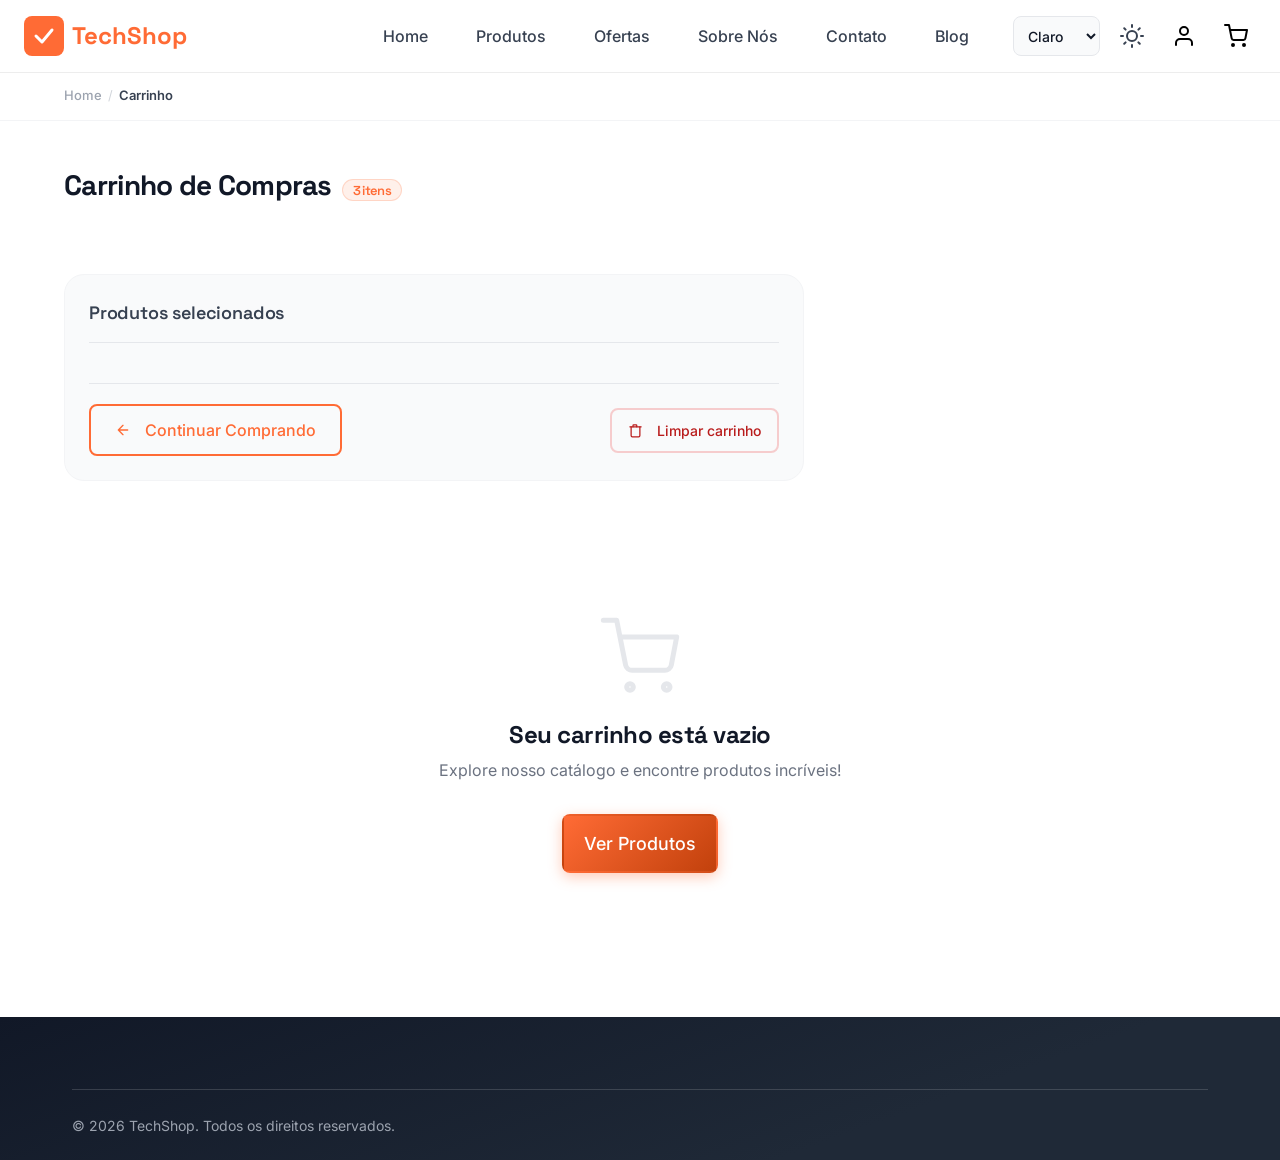
<file: pages/cart.html>
<!doctype html>
<html lang="pt-BR">
	<head>
		<meta charset="UTF-8" />
		<meta name="viewport" content="width=device-width, initial-scale=1.0" />
		<meta name="description" content="Revise produtos no carrinho TechShop, ajuste quantidades, aplique cupons e estime o frete antes de concluir a compra com total transparência." />
		<meta name="keywords" content="carrinho, checkout, cupom, frete, compras online" />
		<title>Carrinho de Compras — TechShop</title>
		<script>try{const k="techshop_theme";const s=localStorage.getItem(k);const d=document.documentElement;if(s==="dark"||s==="light"){d.setAttribute("data-theme",s);}else if(window.matchMedia&&window.matchMedia("(prefers-color-scheme: dark)").matches){d.setAttribute("data-theme","dark");}else{d.setAttribute("data-theme","light");}}catch(e){}</script>
		<link rel="preconnect" href="https://fonts.googleapis.com" />
		<link rel="preconnect" href="https://fonts.gstatic.com" crossorigin />
		<link href="https://fonts.googleapis.com/css2?family=Inter:wght@300;400;500;600;700;800&family=Space+Grotesk:wght@300;400;500;600;700&display=swap" rel="stylesheet" />
		<link rel="stylesheet" href="../css/main.css" />
		<link rel="icon" type="image/svg+xml" href="../assets/favicon.svg" />

		<!-- SEO -->
		<meta name="robots" content="noindex, nofollow" />
		<link rel="canonical" href="https://filipiwanderley.github.io/Incubadora/pages/cart.html" />

		<!-- Open Graph -->
		<meta property="og:type" content="website" />
		<meta property="og:site_name" content="TechShop" />
		<meta property="og:title" content="Carrinho de Compras — TechShop" />
		<meta property="og:description" content="Revise os itens no seu carrinho, aplique cupons e calcule o frete antes de finalizar a compra." />
		<meta property="og:image" content="https://images.unsplash.com/photo-1498049794561-7780e7231661?w=1200&q=80" />
		<meta property="og:image:width" content="1200" />
		<meta property="og:image:height" content="630" />

		<!-- Twitter Card -->
		<meta name="twitter:card" content="summary_large_image" />
		<meta name="twitter:title" content="Carrinho de Compras — TechShop" />
		<meta name="twitter:description" content="Revise os itens no seu carrinho, aplique cupons e calcule o frete antes de finalizar a compra." />
		<meta name="twitter:image" content="https://images.unsplash.com/photo-1498049794561-7780e7231661?w=1200&q=80" />
	</head>
	<body>
		<header class="header">
			<div class="header__container">
				<a href="index.html" class="header__logo">
					<svg class="header__logo-icon" viewBox="0 0 40 40" fill="none" xmlns="http://www.w3.org/2000/svg">
						<rect width="40" height="40" rx="8" fill="currentColor" />
						<path d="M12 20L18 26L28 14" stroke="white" stroke-width="3" stroke-linecap="round" stroke-linejoin="round" />
					</svg>
					<span>TechShop</span>
				</a>

				<button class="header__menu-toggle" aria-label="Menu">
					<span class="header__menu-toggle-bar"></span>
					<span class="header__menu-toggle-bar"></span>
					<span class="header__menu-toggle-bar"></span>
				</button>

				<nav class="header__nav">
					<ul class="header__menu">
						<li class="header__menu-item"><a href="index.html" class="header__menu-link">Home</a></li>
						<li class="header__menu-item"><a href="products.html" class="header__menu-link">Produtos</a></li>
						<li class="header__menu-item"><a href="index.html#ofertas" class="header__menu-link">Ofertas</a></li>
						<li class="header__menu-item"><a href="about.html" class="header__menu-link">Sobre Nós</a></li>
						<li class="header__menu-item"><a href="contact.html" class="header__menu-link">Contato</a></li>
						<li class="header__menu-item"><a href="blog.html" class="header__menu-link">Blog</a></li>
					</ul>
					<div class="header__actions">
											<button
						class="header__icon-btn theme-toggle"
						data-theme-toggle
						aria-label="Alternar tema"
						aria-pressed="false">
						<svg class="theme-toggle__icon--light" xmlns="http://www.w3.org/2000/svg" width="22" height="22" viewBox="0 0 24 24" fill="none" stroke="currentColor" stroke-width="2" stroke-linecap="round" stroke-linejoin="round"><circle cx="12" cy="12" r="5"></circle><line x1="12" y1="1" x2="12" y2="3"></line><line x1="12" y1="21" x2="12" y2="23"></line><line x1="4.22" y1="4.22" x2="5.64" y2="5.64"></line><line x1="18.36" y1="18.36" x2="19.78" y2="19.78"></line><line x1="1" y1="12" x2="3" y2="12"></line><line x1="21" y1="12" x2="23" y2="12"></line><line x1="4.22" y1="19.78" x2="5.64" y2="18.36"></line><line x1="18.36" y1="5.64" x2="19.78" y2="4.22"></line></svg>
						<svg class="theme-toggle__icon--dark" xmlns="http://www.w3.org/2000/svg" width="20" height="20" viewBox="0 0 24 24" fill="none" stroke="currentColor" stroke-width="2" stroke-linecap="round" stroke-linejoin="round"><path d="M21 12.79A9 9 0 1 1 11.21 3 7 7 0 0 0 21 12.79z"></path></svg>
					</button>
					<button class="header__icon-btn" data-login-btn aria-label="Login">
							<svg xmlns="http://www.w3.org/2000/svg" width="24" height="24" viewBox="0 0 24 24" fill="none" stroke="currentColor" stroke-width="2" stroke-linecap="round" stroke-linejoin="round">
								<path d="M20 21v-2a4 4 0 0 0-4-4H8a4 4 0 0 0-4 4v2"></path>
								<circle cx="12" cy="7" r="4"></circle>
							</svg>
						</button>
						<button class="header__icon-btn" data-cart-btn aria-label="Carrinho">
							<svg xmlns="http://www.w3.org/2000/svg" width="24" height="24" viewBox="0 0 24 24" fill="none" stroke="currentColor" stroke-width="2" stroke-linecap="round" stroke-linejoin="round">
								<circle cx="9" cy="21" r="1"></circle>
								<circle cx="20" cy="21" r="1"></circle>
								<path d="M1 1h4l2.68 13.39a2 2 0 0 0 2 1.61h9.72a2 2 0 0 0 2-1.61L23 6H6"></path>
							</svg>
							<span class="header__cart-badge">3</span>
						</button>
					</div>
				</nav>

				<div class="header__overlay"></div>
			</div>
		</header>

		<main class="main-content">
			<div class="breadcrumb">
				<div class="container">
					<nav class="breadcrumb__nav" aria-label="Navegação estrutural">
						<a href="index.html" class="breadcrumb__link">Home</a>
						<span class="breadcrumb__separator" aria-hidden="true">/</span>
						<span class="breadcrumb__current" aria-current="page">Carrinho</span>
					</nav>
				</div>
			</div>

			<section class="py-12" id="cart-page">
				<div class="container">
					<h1 class="cart-page__title">
						Carrinho de Compras
						<span class="cart-page__count" id="cartCount">3 itens</span>
					</h1>

					<!-- Estado com itens -->
					<div class="cart-layout" id="cartWithItems">
						<div>
							<div class="cart-items-wrapper">
								<div class="cart-items-header">
									<span class="cart-items-header__title">Produtos selecionados</span>
								</div>
							<ul class="cart-items" id="cartItems">
								<!-- Item 1 -->
								<li class="cart-item" data-product-id="1">
									<img
										src="https://images.unsplash.com/photo-1496181133206-80ce9b88a853?w=200&q=80"
										alt="Notebook UltraBook Pro 15"
										class="cart-item__img"
										loading="lazy"
									/>
									<div>
										<h3 class="cart-item__name">Notebook UltraBook Pro 15</h3>
										<p class="cart-item__meta">Intel Core i7 · 16GB RAM · 512GB SSD</p>
										<div class="cart-item__controls">
											<div class="qty-control" role="group" aria-label="Quantidade">
												<button class="qty-control__btn" aria-label="Diminuir quantidade" data-qty-dec>−</button>
												<input class="qty-control__input" type="number" value="1" min="1" max="99" aria-label="Quantidade" data-qty-input />
												<button class="qty-control__btn" aria-label="Aumentar quantidade" data-qty-inc>+</button>
											</div>
											<span class="cart-item__price" data-item-price>R$ 4.299,00</span>
											<span class="cart-item__old-price">R$ 5.199,00</span>
										</div>
									</div>
									<div class="cart-item__actions">
										<button class="cart-item__remove" aria-label="Remover Notebook UltraBook Pro 15 do carrinho" data-remove-item>
											<svg xmlns="http://www.w3.org/2000/svg" width="18" height="18" viewBox="0 0 24 24" fill="none" stroke="currentColor" stroke-width="2" stroke-linecap="round" stroke-linejoin="round" aria-hidden="true">
												<polyline points="3 6 5 6 21 6"></polyline>
												<path d="M19 6v14a2 2 0 0 1-2 2H7a2 2 0 0 1-2-2V6m3 0V4a1 1 0 0 1 1-1h4a1 1 0 0 1 1 1v2"></path>
											</svg>
										</button>
										<a href="wishlist.html" class="cart-item__save-link">Salvar para depois</a>
									</div>
								</li>

								<!-- Item 2 -->
								<li class="cart-item" data-product-id="2">
									<img
										src="https://images.unsplash.com/photo-1527864550417-7fd91fc51a46?w=200&q=80"
										alt="Mouse Gamer RGB Pro"
										class="cart-item__img"
										loading="lazy"
									/>
									<div>
										<h3 class="cart-item__name">Mouse Gamer RGB Pro</h3>
										<p class="cart-item__meta">16.000 DPI · 7 botões programáveis</p>
										<div class="cart-item__controls">
											<div class="qty-control" role="group" aria-label="Quantidade">
												<button class="qty-control__btn" aria-label="Diminuir quantidade" data-qty-dec>−</button>
												<input class="qty-control__input" type="number" value="1" min="1" max="99" aria-label="Quantidade" data-qty-input />
												<button class="qty-control__btn" aria-label="Aumentar quantidade" data-qty-inc>+</button>
											</div>
											<span class="cart-item__price" data-item-price>R$ 189,90</span>
										</div>
									</div>
									<div class="cart-item__actions">
										<button class="cart-item__remove" aria-label="Remover Mouse Gamer RGB Pro do carrinho" data-remove-item>
											<svg xmlns="http://www.w3.org/2000/svg" width="18" height="18" viewBox="0 0 24 24" fill="none" stroke="currentColor" stroke-width="2" stroke-linecap="round" stroke-linejoin="round" aria-hidden="true">
												<polyline points="3 6 5 6 21 6"></polyline>
												<path d="M19 6v14a2 2 0 0 1-2 2H7a2 2 0 0 1-2-2V6m3 0V4a1 1 0 0 1 1-1h4a1 1 0 0 1 1 1v2"></path>
											</svg>
										</button>
										<a href="wishlist.html" class="cart-item__save-link">Salvar para depois</a>
									</div>
								</li>

								<!-- Item 3 -->
								<li class="cart-item" data-product-id="3">
									<img
										src="https://images.unsplash.com/photo-1505740420928-5e560c06d30e?w=200&q=80"
										alt="Fone Bluetooth ANC Premium"
										class="cart-item__img"
										loading="lazy"
									/>
									<div>
										<h3 class="cart-item__name">Fone Bluetooth ANC Premium</h3>
										<p class="cart-item__meta">Cancelamento ativo de ruído · 30h bateria</p>
										<div class="cart-item__controls">
											<div class="qty-control" role="group" aria-label="Quantidade">
												<button class="qty-control__btn" aria-label="Diminuir quantidade" data-qty-dec>−</button>
												<input class="qty-control__input" type="number" value="2" min="1" max="99" aria-label="Quantidade" data-qty-input />
												<button class="qty-control__btn" aria-label="Aumentar quantidade" data-qty-inc>+</button>
											</div>
											<span class="cart-item__price" data-item-price>R$ 599,00</span>
											<span class="cart-item__old-price">R$ 749,00</span>
										</div>
									</div>
									<div class="cart-item__actions">
										<button class="cart-item__remove" aria-label="Remover Fone Bluetooth ANC Premium do carrinho" data-remove-item>
											<svg xmlns="http://www.w3.org/2000/svg" width="18" height="18" viewBox="0 0 24 24" fill="none" stroke="currentColor" stroke-width="2" stroke-linecap="round" stroke-linejoin="round" aria-hidden="true">
												<polyline points="3 6 5 6 21 6"></polyline>
												<path d="M19 6v14a2 2 0 0 1-2 2H7a2 2 0 0 1-2-2V6m3 0V4a1 1 0 0 1 1-1h4a1 1 0 0 1 1 1v2"></path>
											</svg>
										</button>
										<a href="wishlist.html" class="cart-item__save-link">Salvar para depois</a>
									</div>
								</li>
							</ul>

							<div class="cart-footer-actions">
								<a href="products.html" class="btn btn-outline">
									<svg class="cart-icon-start" xmlns="http://www.w3.org/2000/svg" width="16" height="16" viewBox="0 0 24 24" fill="none" stroke="currentColor" stroke-width="2" stroke-linecap="round" stroke-linejoin="round" aria-hidden="true">
										<path d="M19 12H5M12 5l-7 7 7 7"/>
									</svg>
									Continuar Comprando
								</a>
								<button class="btn btn-outline cart-clear-btn" id="clearCartBtn">
									<svg class="cart-icon-start" xmlns="http://www.w3.org/2000/svg" width="15" height="15" viewBox="0 0 24 24" fill="none" stroke="currentColor" stroke-width="2" stroke-linecap="round" stroke-linejoin="round" aria-hidden="true">
										<polyline points="3 6 5 6 21 6"></polyline>
										<path d="M19 6v14a2 2 0 0 1-2 2H7a2 2 0 0 1-2-2V6m3 0V4a1 1 0 0 1 1-1h4a1 1 0 0 1 1 1v2"></path>
									</svg>
									Limpar carrinho
								</button>
							</div>
							</div><!-- /.cart-items-wrapper -->
						</div>

						<aside aria-label="Resumo do pedido" id="cartSummaryContainer">
							<div class="cart-summary">
								<h2 class="cart-summary__title">Resumo do Pedido</h2>

								<div class="cart-shipping">
									<p class="cart-shipping__title">Calcular Frete</p>
									<form class="cart-shipping__form" data-validate id="shippingForm">
										<input
											type="text"
											name="cep"
											class="form__input"
											placeholder="Digite seu CEP"
											pattern="[0-9]{5}-?[0-9]{3}"
											aria-label="CEP para calcular frete"
											maxlength="9"
										/>
										<button type="submit" class="btn btn-primary btn-sm">Calcular</button>
									</form>
								</div>

								<div class="cart-summary__row">
									<span class="cart-summary__label">Subtotal (4 itens)</span>
									<span class="cart-summary__value" id="cartSubtotal">R$ 5.287,80</span>
								</div>
								<div class="cart-summary__row" id="cartDiscountRow">
									<span class="cart-summary__label">Desconto</span>
									<span class="cart-summary__value cart-summary__value--discount" id="cartDiscount">− R$ 1.049,10</span>
								</div>
								<div class="cart-summary__row">
									<span class="cart-summary__label">Frete</span>
									<span class="cart-summary__value cart-summary__value--free" id="cartShipping">Grátis</span>
								</div>

								<form class="cart-coupon" id="couponForm">
									<input
										type="text"
										class="form__input cart-coupon__input"
										placeholder="Cupom de desconto"
										aria-label="Código do cupom de desconto"
										id="couponInput"
									/>
									<button class="btn btn-outline btn-sm" id="applyCouponBtn" type="submit">Aplicar</button>
								</form>
								<p id="couponMessage" class="text-note text-muted-2"></p>
								<button class="btn btn-outline btn-sm hidden" id="cartCouponTag" type="button" aria-label="Remover cupom aplicado"></button>

								<div class="cart-summary__row cart-summary__row--total">
									<span class="cart-summary__label">Total</span>
									<span class="cart-summary__value" id="cartTotal">R$ 4.238,70</span>
								</div>

								<p class="cart-summary__installments">
									Em até <strong>12x</strong> de <strong>R$ 353,22</strong> sem juros
								</p>

								<a href="checkout.html" class="btn btn-primary btn-block text-center">
									Finalizar Compra
									<svg class="cart-icon-end" xmlns="http://www.w3.org/2000/svg" width="16" height="16" viewBox="0 0 24 24" fill="none" stroke="currentColor" stroke-width="2" stroke-linecap="round" stroke-linejoin="round" aria-hidden="true">
										<path d="M5 12h14M12 5l7 7-7 7"/>
									</svg>
								</a>

								<div class="cart-summary__secure">
									<svg xmlns="http://www.w3.org/2000/svg" width="14" height="14" viewBox="0 0 24 24" fill="none" stroke="currentColor" stroke-width="2" stroke-linecap="round" stroke-linejoin="round" aria-hidden="true">
										<rect x="3" y="11" width="18" height="11" rx="2" ry="2"></rect>
										<path d="M7 11V7a5 5 0 0 1 10 0v4"></path>
									</svg>
									Compra 100% segura
								</div>
							</div>
						</aside>
					</div>

					<!-- Estado vazio (oculto por padrão) -->
					<div class="cart-empty hidden" id="cartEmpty">
						<div class="cart-empty__icon" aria-hidden="true">
							<svg xmlns="http://www.w3.org/2000/svg" width="80" height="80" viewBox="0 0 24 24" fill="none" stroke="currentColor" stroke-width="1.5" stroke-linecap="round" stroke-linejoin="round">
								<circle cx="9" cy="21" r="1"></circle>
								<circle cx="20" cy="21" r="1"></circle>
								<path d="M1 1h4l2.68 13.39a2 2 0 0 0 2 1.61h9.72a2 2 0 0 0 2-1.61L23 6H6"></path>
							</svg>
						</div>
						<h2 class="cart-empty__title">Seu carrinho está vazio</h2>
						<p class="cart-empty__text">Explore nosso catálogo e encontre produtos incríveis!</p>
						<a href="products.html" class="btn btn-primary btn-lg">Ver Produtos</a>
					</div>
				</div>
			</section>
		</main>

		<footer class="footer">
			<div class="footer__container">
				<div class="footer__bottom">
					<p class="footer__copyright">&copy; 2026 TechShop. Todos os direitos reservados.</p>
				</div>
			</div>
		</footer>

		<script src="../js/modules/modal.js"></script>
		<script src="../js/modules/form-validator.js"></script>
		<script src="../js/modules/navigation.js"></script>
		<script src="../js/modules/utils.js"></script>
		<script src="../js/modules/products-gallery.js"></script>
		<script src="../js/modules/handlers.js"></script>
				<script src="../js/modules/cart.js"></script>
		<script src="../js/modules/ui.js"></script>
		<script src="../js/modules/wishlist.js"></script>
		<script src="../js/modules/search.js"></script>
		<script src="../js/modules/filters.js"></script>
		<script src="../js/modules/validation-advanced.js"></script>
		<script src="../js/modules/api.js"></script>
		<script src="../js/products.js"></script>
		<script src="../js/app.js"></script>
			<!-- Botão Voltar ao Topo -->
		<button class="back-to-top" aria-label="Voltar ao topo" title="Voltar ao topo">
			<svg xmlns="http://www.w3.org/2000/svg" width="20" height="20" viewBox="0 0 24 24" fill="none" stroke="currentColor" stroke-width="2.5" stroke-linecap="round" stroke-linejoin="round"><polyline points="18 15 12 9 6 15"></polyline></svg>
		</button>
	</body>
</html>
</file>
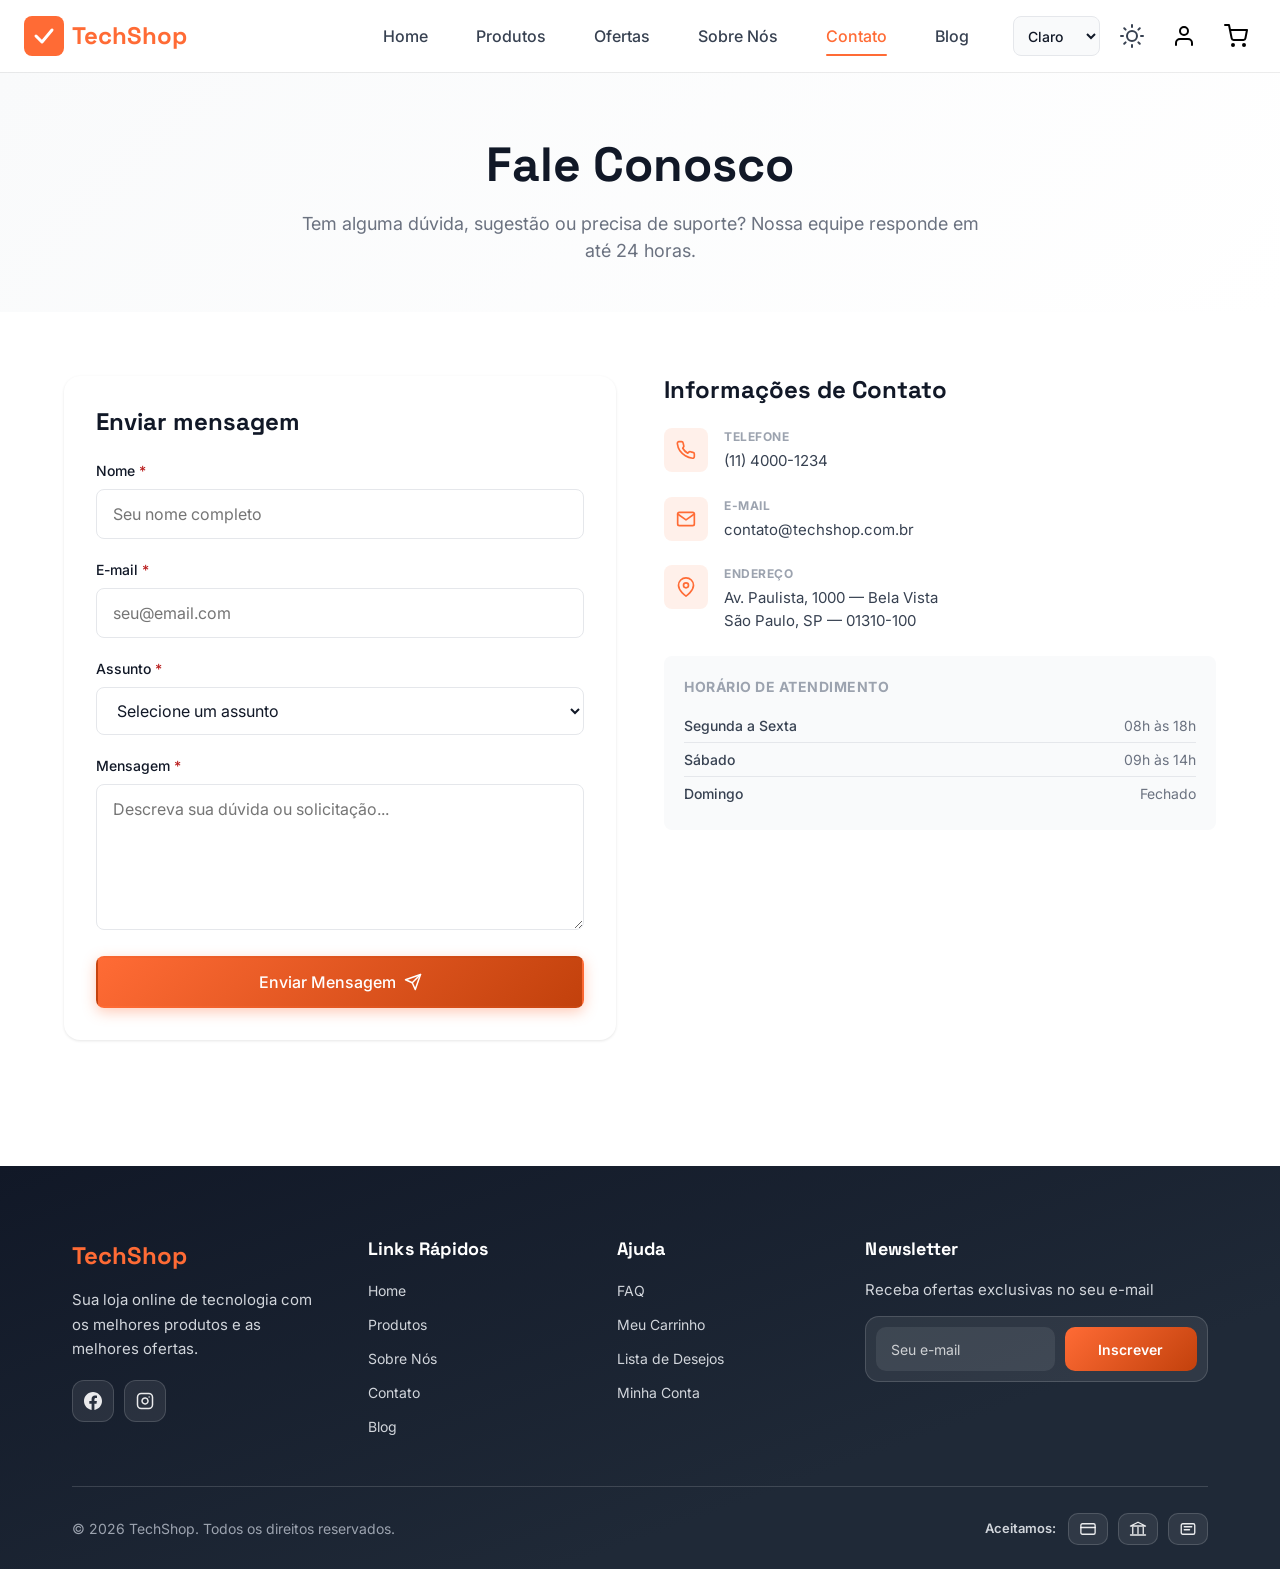
<file: pages/contact.html>
<!doctype html>
<html lang="pt-BR">
	<head>
		<meta charset="UTF-8" />
		<meta name="viewport" content="width=device-width, initial-scale=1.0" />
		<meta name="description" content="Fale com a equipe TechShop para tirar dúvidas, solicitar suporte e acompanhar seu atendimento. Resposta rápida em horário comercial de segunda a sexta." />
		<meta name="keywords" content="contato, suporte, atendimento, techshop, fale conosco" />
		<title>Contato — TechShop | Fale Conosco</title>
		<script>try{const k="techshop_theme";const s=localStorage.getItem(k);const d=document.documentElement;if(s==="dark"||s==="light"){d.setAttribute("data-theme",s);}else if(window.matchMedia&&window.matchMedia("(prefers-color-scheme: dark)").matches){d.setAttribute("data-theme","dark");}else{d.setAttribute("data-theme","light");}}catch(e){}</script>
		<link rel="preconnect" href="https://fonts.googleapis.com" />
		<link rel="preconnect" href="https://fonts.gstatic.com" crossorigin />
		<link href="https://fonts.googleapis.com/css2?family=Inter:wght@300;400;500;600;700;800&family=Space+Grotesk:wght@300;400;500;600;700&display=swap" rel="stylesheet" />
		<link rel="stylesheet" href="../css/main.css" />
		<link rel="icon" type="image/svg+xml" href="../assets/favicon.svg" />
	
		<!-- SEO -->
		<meta name="robots" content="index, follow" />
		<link rel="canonical" href="https://filipiwanderley.github.io/Incubadora/pages/contact.html" />

		<!-- Open Graph -->
		<meta property="og:type" content="website" />
		<meta property="og:site_name" content="TechShop" />
		<meta property="og:title" content="Contato — TechShop | Fale Conosco" />
		<meta property="og:description" content="Entre em contato com a TechShop. Atendimento de segunda a sexta das 8h às 18h. Resposta em até 24 horas." />
		<meta property="og:image" content="https://images.unsplash.com/photo-1498049794561-7780e7231661?w=1200&q=80" />
		<meta property="og:image:width" content="1200" />
		<meta property="og:image:height" content="630" />

		<!-- Twitter Card -->
		<meta name="twitter:card" content="summary_large_image" />
		<meta name="twitter:title" content="Contato — TechShop | Fale Conosco" />
		<meta name="twitter:description" content="Entre em contato com a TechShop. Atendimento de segunda a sexta das 8h às 18h. Resposta em até 24 horas." />
		<meta name="twitter:image" content="https://images.unsplash.com/photo-1498049794561-7780e7231661?w=1200&q=80" />
	</head>
	<body>
		<header class="header">
			<div class="header__container">
				<a href="index.html" class="header__logo">
					<svg class="header__logo-icon" viewBox="0 0 40 40" fill="none" xmlns="http://www.w3.org/2000/svg">
						<rect width="40" height="40" rx="8" fill="currentColor" />
						<path d="M12 20L18 26L28 14" stroke="white" stroke-width="3" stroke-linecap="round" stroke-linejoin="round" />
					</svg>
					<span>TechShop</span>
				</a>

				<button class="header__menu-toggle" aria-label="Menu">
					<span class="header__menu-toggle-bar"></span>
					<span class="header__menu-toggle-bar"></span>
					<span class="header__menu-toggle-bar"></span>
				</button>

				<nav class="header__nav">
					<ul class="header__menu">
						<li class="header__menu-item">
							<a href="index.html" class="header__menu-link">Home</a>
						</li>
						<li class="header__menu-item">
							<a href="products.html" class="header__menu-link">Produtos</a>
						</li>
						<li class="header__menu-item">
							<a href="index.html#ofertas" class="header__menu-link">Ofertas</a>
						</li>
						<li class="header__menu-item">
							<a href="about.html" class="header__menu-link">Sobre Nós</a>
						</li>
						<li class="header__menu-item">
							<a href="contact.html" class="header__menu-link active">Contato</a>
						</li>
						<li class="header__menu-item"><a href="blog.html" class="header__menu-link">Blog</a></li>
					</ul>
					<div class="header__actions">
											<button
						class="header__icon-btn theme-toggle"
						data-theme-toggle
						aria-label="Alternar tema"
						aria-pressed="false">
						<svg class="theme-toggle__icon--light" xmlns="http://www.w3.org/2000/svg" width="22" height="22" viewBox="0 0 24 24" fill="none" stroke="currentColor" stroke-width="2" stroke-linecap="round" stroke-linejoin="round"><circle cx="12" cy="12" r="5"></circle><line x1="12" y1="1" x2="12" y2="3"></line><line x1="12" y1="21" x2="12" y2="23"></line><line x1="4.22" y1="4.22" x2="5.64" y2="5.64"></line><line x1="18.36" y1="18.36" x2="19.78" y2="19.78"></line><line x1="1" y1="12" x2="3" y2="12"></line><line x1="21" y1="12" x2="23" y2="12"></line><line x1="4.22" y1="19.78" x2="5.64" y2="18.36"></line><line x1="18.36" y1="5.64" x2="19.78" y2="4.22"></line></svg>
						<svg class="theme-toggle__icon--dark" xmlns="http://www.w3.org/2000/svg" width="20" height="20" viewBox="0 0 24 24" fill="none" stroke="currentColor" stroke-width="2" stroke-linecap="round" stroke-linejoin="round"><path d="M21 12.79A9 9 0 1 1 11.21 3 7 7 0 0 0 21 12.79z"></path></svg>
					</button>
					<button class="header__icon-btn" data-login-btn aria-label="Login">
							<svg xmlns="http://www.w3.org/2000/svg" width="24" height="24" viewBox="0 0 24 24" fill="none" stroke="currentColor" stroke-width="2" stroke-linecap="round" stroke-linejoin="round">
								<path d="M20 21v-2a4 4 0 0 0-4-4H8a4 4 0 0 0-4 4v2"></path>
								<circle cx="12" cy="7" r="4"></circle>
							</svg>
						</button>
						<button class="header__icon-btn" data-cart-btn aria-label="Carrinho">
							<svg xmlns="http://www.w3.org/2000/svg" width="24" height="24" viewBox="0 0 24 24" fill="none" stroke="currentColor" stroke-width="2" stroke-linecap="round" stroke-linejoin="round">
								<circle cx="9" cy="21" r="1"></circle>
								<circle cx="20" cy="21" r="1"></circle>
								<path d="M1 1h4l2.68 13.39a2 2 0 0 0 2 1.61h9.72a2 2 0 0 0 2-1.61L23 6H6"></path>
							</svg>
							<span class="header__cart-badge">0</span>
						</button>
					</div>
				</nav>

				<div class="header__overlay"></div>
			</div>
		</header>

		<main class="main-content">
			<section class="page-header">
				<div class="container">
					<h1 class="page-header__title">Fale Conosco</h1>
					<p class="page-header__description">
						Tem alguma dúvida, sugestão ou precisa de suporte? Nossa equipe responde em até 24 horas.
					</p>
				</div>
			</section>

			<section id="contato">
				<div class="container">
					<div class="contact-layout">
						<div class="contact-form-card">
							<h2 class="contact-form-card__title">Enviar mensagem</h2>

							<form data-validate id="contactForm">
								<div class="form__group">
									<label class="form__label form__label--required" for="name">Nome</label>
									<input type="text" id="name" name="name" class="form__input" placeholder="Seu nome completo" required minlength="3" />
								</div>

								<div class="form__group">
									<label class="form__label form__label--required" for="email">E-mail</label>
									<input type="email" id="email" name="email" class="form__input" placeholder="seu@email.com" required />
								</div>

								<div class="form__group">
									<label class="form__label form__label--required" for="subject">Assunto</label>
									<select id="subject" name="subject" class="form__select" required>
										<option value="">Selecione um assunto</option>
										<option value="suporte">Suporte técnico</option>
										<option value="pedido">Meu pedido</option>
										<option value="devolucao">Troca e devolução</option>
										<option value="pagamento">Pagamento</option>
										<option value="outro">Outro</option>
									</select>
								</div>

								<div class="form__group">
									<label class="form__label form__label--required" for="message">Mensagem</label>
									<textarea id="message" name="message" class="form__textarea form__textarea--vertical" placeholder="Descreva sua dúvida ou solicitação..." rows="5" required minlength="20"></textarea>
								</div>

								<button type="submit" class="btn btn-primary btn-block">
									Enviar Mensagem
									<svg xmlns="http://www.w3.org/2000/svg" width="18" height="18" viewBox="0 0 24 24" fill="none" stroke="currentColor" stroke-width="2" stroke-linecap="round" stroke-linejoin="round">
										<line x1="22" y1="2" x2="11" y2="13"></line>
										<polygon points="22 2 15 22 11 13 2 9 22 2"></polygon>
									</svg>
								</button>
							</form>
						</div>

						<aside>
							<h2 class="contact-info__title">Informações de Contato</h2>

							<div class="contact-info__item">
								<div class="contact-info__icon" aria-hidden="true">
									<svg xmlns="http://www.w3.org/2000/svg" width="20" height="20" viewBox="0 0 24 24" fill="none" stroke="currentColor" stroke-width="2" stroke-linecap="round" stroke-linejoin="round">
										<path d="M22 16.92v3a2 2 0 0 1-2.18 2 19.79 19.79 0 0 1-8.63-3.07A19.5 19.5 0 0 1 4.69 13a19.79 19.79 0 0 1-3.07-8.67A2 2 0 0 1 3.6 2h3a2 2 0 0 1 2 1.72 12.84 12.84 0 0 0 .7 2.81 2 2 0 0 1-.45 2.11L8.09 9.91a16 16 0 0 0 6 6l1.27-1.27a2 2 0 0 1 2.11-.45 12.84 12.84 0 0 0 2.81.7A2 2 0 0 1 22 16.92z"></path>
									</svg>
								</div>
								<div>
									<p class="contact-info__label">Telefone</p>
									<p class="contact-info__value">(11) 4000-1234</p>
								</div>
							</div>

							<div class="contact-info__item">
								<div class="contact-info__icon" aria-hidden="true">
									<svg xmlns="http://www.w3.org/2000/svg" width="20" height="20" viewBox="0 0 24 24" fill="none" stroke="currentColor" stroke-width="2" stroke-linecap="round" stroke-linejoin="round">
										<path d="M4 4h16c1.1 0 2 .9 2 2v12c0 1.1-.9 2-2 2H4c-1.1 0-2-.9-2-2V6c0-1.1.9-2 2-2z"></path>
										<polyline points="22,6 12,13 2,6"></polyline>
									</svg>
								</div>
								<div>
									<p class="contact-info__label">E-mail</p>
									<p class="contact-info__value">contato@techshop.com.br</p>
								</div>
							</div>

							<div class="contact-info__item">
								<div class="contact-info__icon" aria-hidden="true">
									<svg xmlns="http://www.w3.org/2000/svg" width="20" height="20" viewBox="0 0 24 24" fill="none" stroke="currentColor" stroke-width="2" stroke-linecap="round" stroke-linejoin="round">
										<path d="M21 10c0 7-9 13-9 13s-9-6-9-13a9 9 0 0 1 18 0z"></path>
										<circle cx="12" cy="10" r="3"></circle>
									</svg>
								</div>
								<div>
									<p class="contact-info__label">Endereço</p>
									<p class="contact-info__value">Av. Paulista, 1000 — Bela Vista<br>São Paulo, SP — 01310-100</p>
								</div>
							</div>

							<div class="business-hours">
								<p class="business-hours__title">Horário de Atendimento</p>
								<div class="business-hours__row">
									<span class="business-hours__day">Segunda a Sexta</span>
									<span class="business-hours__time">08h às 18h</span>
								</div>
								<div class="business-hours__row">
									<span class="business-hours__day">Sábado</span>
									<span class="business-hours__time">09h às 14h</span>
								</div>
								<div class="business-hours__row">
									<span class="business-hours__day">Domingo</span>
									<span class="business-hours__time">Fechado</span>
								</div>
							</div>

							<div class="contact-map">
								<iframe
									src="https://www.google.com/maps/embed?pb=!1m18!1m12!1m3!1d3657.1979854348987!2d-46.65449492392432!3d-23.563989961485394!2m3!1f0!2f0!3f0!3m2!1i1024!2i768!4f13.1!3m3!1m2!1s0x94ce59c8da0aa315%3A0xd59f9431f2c9776a!2sAv.%20Paulista%2C%20S%C3%A3o%20Paulo%20-%20SP!5e0!3m2!1spt-BR!2sbr!4v1710000000000"
									title="Localização TechShop — Av. Paulista, São Paulo"
									loading="lazy"
									referrerpolicy="no-referrer-when-downgrade"
								></iframe>
							</div>
						</aside>
					</div>
				</div>
			</section>
		</main>

		<footer class="footer">
			<div class="footer__container">
				<div class="footer__grid">
					<div class="footer__column">
						<div class="footer__logo">TechShop</div>
						<p class="footer__about">Sua loja online de tecnologia com os melhores produtos e as melhores ofertas.</p>
						<div class="footer__social">
							<a href="#" class="footer__social-link" aria-label="Facebook">
								<svg xmlns="http://www.w3.org/2000/svg" width="20" height="20" viewBox="0 0 24 24" fill="currentColor">
									<path d="M24 12.073c0-6.627-5.373-12-12-12s-12 5.373-12 12c0 5.99 4.388 10.954 10.125 11.854v-8.385H7.078v-3.47h3.047V9.43c0-3.007 1.792-4.669 4.533-4.669 1.312 0 2.686.235 2.686.235v2.953H15.83c-1.491 0-1.956.925-1.956 1.874v2.25h3.328l-.532 3.47h-2.796v8.385C19.612 23.027 24 18.062 24 12.073z" />
								</svg>
							</a>
							<a href="#" class="footer__social-link" aria-label="Instagram">
								<svg xmlns="http://www.w3.org/2000/svg" width="20" height="20" viewBox="0 0 24 24" fill="none" stroke="currentColor" stroke-width="2" stroke-linecap="round" stroke-linejoin="round">
									<rect x="2" y="2" width="20" height="20" rx="5" ry="5"></rect>
									<path d="M16 11.37A4 4 0 1 1 12.63 8 4 4 0 0 1 16 11.37z"></path>
									<line x1="17.5" y1="6.5" x2="17.51" y2="6.5"></line>
								</svg>
							</a>
						</div>
					</div>
					<div class="footer__column">
						<h4 class="footer__column-title">Links Rápidos</h4>
						<ul class="footer__links">
							<li><a href="index.html" class="footer__link">Home</a></li>
							<li><a href="products.html" class="footer__link">Produtos</a></li>
							<li><a href="about.html" class="footer__link">Sobre Nós</a></li>
							<li><a href="contact.html" class="footer__link">Contato</a></li>
							<li><a href="blog.html" class="footer__link">Blog</a></li>
						</ul>
					</div>
					<div class="footer__column">
						<h4 class="footer__column-title">Ajuda</h4>
						<ul class="footer__links">
							<li><a href="faq.html" class="footer__link">FAQ</a></li>
							<li><a href="cart.html" class="footer__link">Meu Carrinho</a></li>
							<li><a href="wishlist.html" class="footer__link">Lista de Desejos</a></li>
							<li><a href="profile.html" class="footer__link">Minha Conta</a></li>
						</ul>
					</div>
					<div class="footer__column">
						<h4 class="footer__column-title">Newsletter</h4>
						<p class="footer__about">Receba ofertas exclusivas no seu e-mail</p>
						<form class="footer__newsletter-form" data-validate id="newsletterForm">
							<input type="email" name="email" class="footer__newsletter-input" placeholder="Seu e-mail" required />
							<button type="submit" class="footer__newsletter-btn">Inscrever</button>
						</form>
					</div>
				</div>
				<div class="footer__bottom">
					<p class="footer__copyright">&copy; 2026 TechShop. Todos os direitos reservados.</p>
					<div class="footer__payment-methods">
						<span class="footer__payment-label">Aceitamos:</span>
						<div class="footer__payment-icon" aria-label="Cartão de crédito">
							<svg xmlns="http://www.w3.org/2000/svg" viewBox="0 0 24 24" fill="none" stroke="currentColor" stroke-width="1.8" stroke-linecap="round" stroke-linejoin="round"><rect x="2.5" y="5" width="19" height="14" rx="2"></rect><line x1="2.5" y1="10" x2="21.5" y2="10"></line></svg>
						</div>
						<div class="footer__payment-icon" aria-label="Transferência bancária">
							<svg xmlns="http://www.w3.org/2000/svg" viewBox="0 0 24 24" fill="none" stroke="currentColor" stroke-width="1.8" stroke-linecap="round" stroke-linejoin="round"><polygon points="12 3 2 8 22 8 12 3"></polygon><line x1="5" y1="10" x2="5" y2="18"></line><line x1="12" y1="10" x2="12" y2="18"></line><line x1="19" y1="10" x2="19" y2="18"></line><line x1="2" y1="20" x2="22" y2="20"></line></svg>
						</div>
						<div class="footer__payment-icon" aria-label="Pagamento por carteira digital">
							<svg xmlns="http://www.w3.org/2000/svg" viewBox="0 0 24 24" fill="none" stroke="currentColor" stroke-width="1.8" stroke-linecap="round" stroke-linejoin="round"><rect x="3" y="5" width="18" height="14" rx="2"></rect><line x1="7" y1="9" x2="17" y2="9"></line><line x1="7" y1="13" x2="14" y2="13"></line></svg>
						</div>
					</div>
				</div>
			</div>
		</footer>

		<script src="../js/modules/modal.js"></script>
		<script src="../js/modules/form-validator.js"></script>
		<script src="../js/modules/navigation.js"></script>
		<script src="../js/modules/utils.js"></script>
		<script src="../js/modules/products-gallery.js"></script>
		<script src="../js/modules/handlers.js"></script>
				<script src="../js/modules/cart.js"></script>
		<script src="../js/modules/ui.js"></script>
		<script src="../js/modules/wishlist.js"></script>
		<script src="../js/modules/search.js"></script>
		<script src="../js/modules/filters.js"></script>
		<script src="../js/modules/validation-advanced.js"></script>
		<script src="../js/modules/api.js"></script>
		<script src="../js/products.js"></script>
		<script src="../js/app.js"></script>
			<!-- Botão Voltar ao Topo -->
		<button class="back-to-top" aria-label="Voltar ao topo" title="Voltar ao topo">
			<svg xmlns="http://www.w3.org/2000/svg" width="20" height="20" viewBox="0 0 24 24" fill="none" stroke="currentColor" stroke-width="2.5" stroke-linecap="round" stroke-linejoin="round"><polyline points="18 15 12 9 6 15"></polyline></svg>
		</button>
	</body>
</html>
</file>
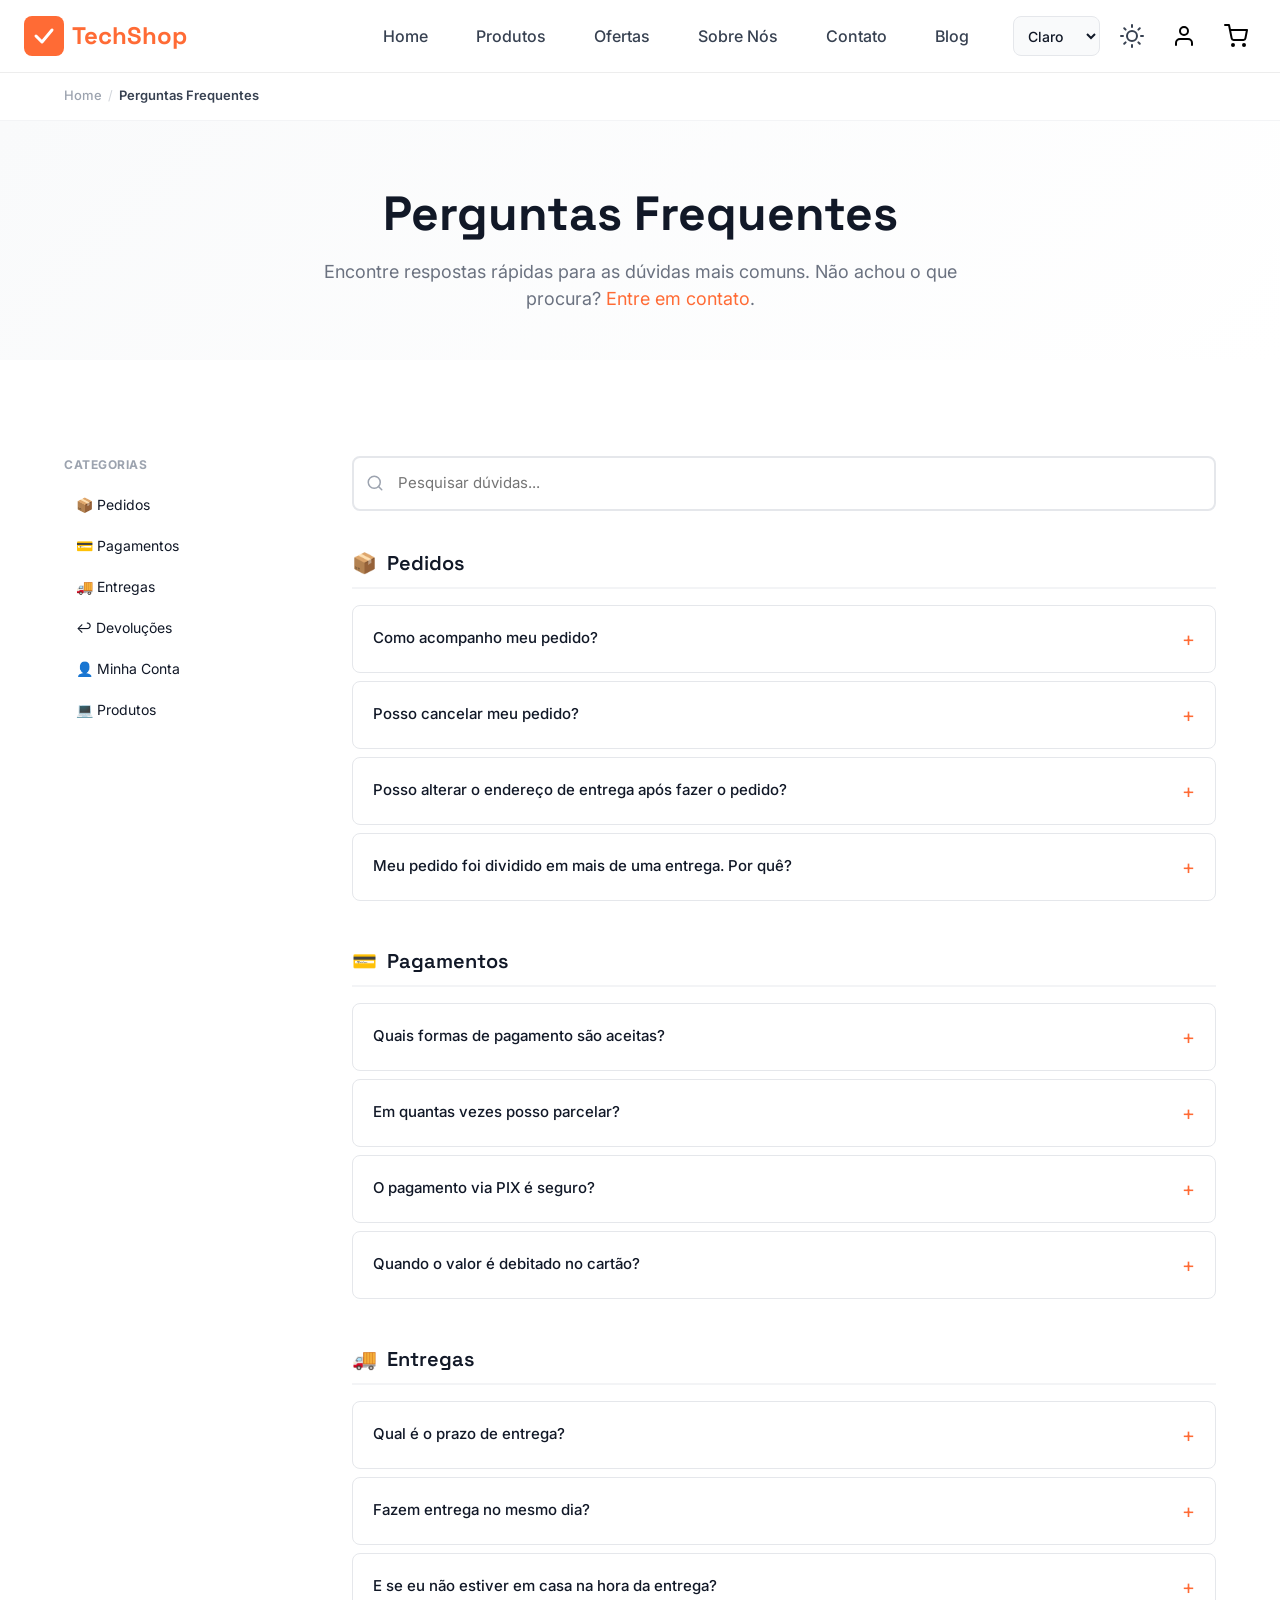
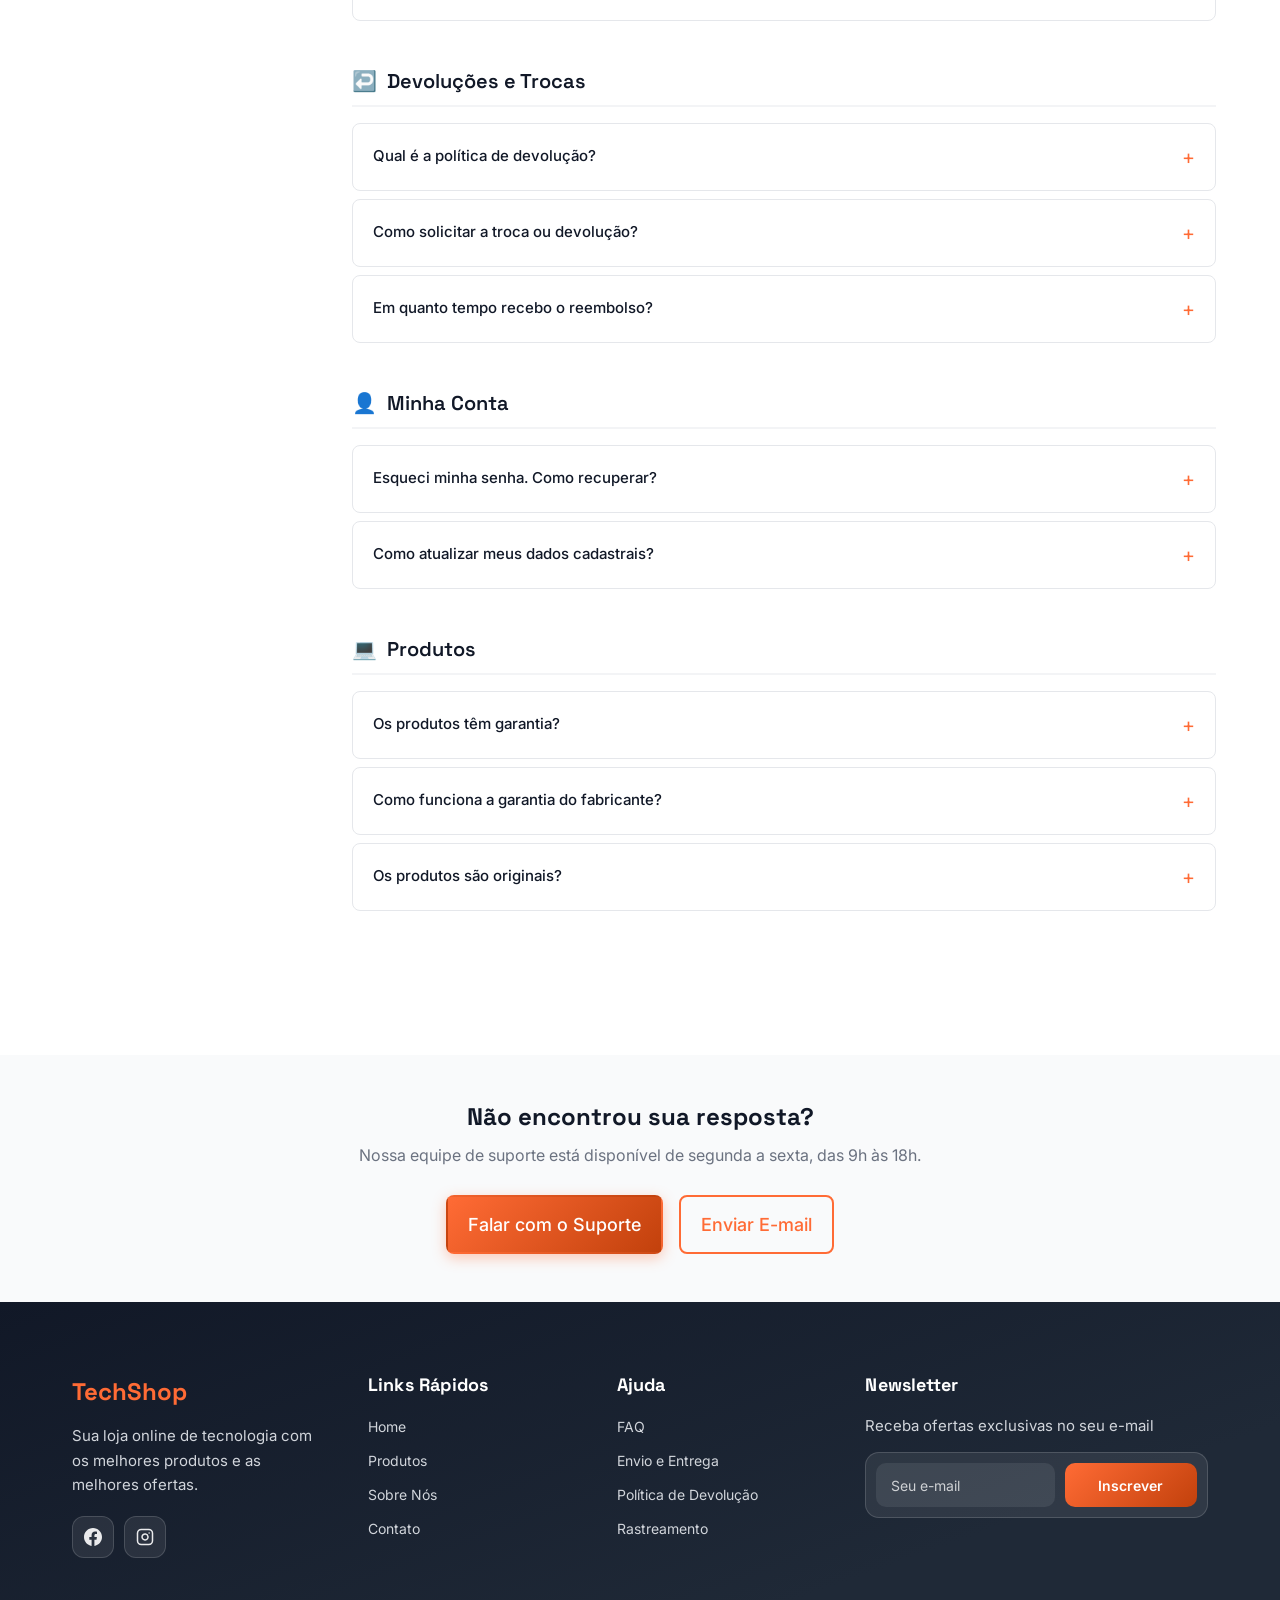
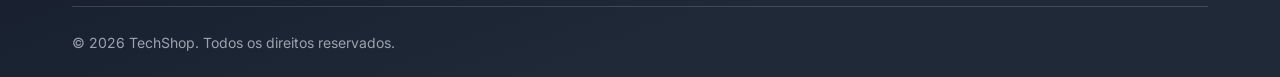
<file: pages/faq.html>
<!doctype html>
<html lang="pt-BR">
	<head>
		<meta charset="UTF-8" />
		<meta name="viewport" content="width=device-width, initial-scale=1.0" />
		<meta name="description" content="Consulte perguntas frequentes da TechShop sobre pedidos, pagamentos, entregas, trocas e devoluções, com respostas claras para resolver dúvidas rapidamente." />
		<meta name="keywords" content="faq, dúvidas frequentes, entregas, pagamentos, devoluções" />
		<title>Perguntas Frequentes — TechShop | FAQ</title>
		<script>try{const k="techshop_theme";const s=localStorage.getItem(k);const d=document.documentElement;if(s==="dark"||s==="light"){d.setAttribute("data-theme",s);}else if(window.matchMedia&&window.matchMedia("(prefers-color-scheme: dark)").matches){d.setAttribute("data-theme","dark");}else{d.setAttribute("data-theme","light");}}catch(e){}</script>
		<link rel="preconnect" href="https://fonts.googleapis.com" />
		<link rel="preconnect" href="https://fonts.gstatic.com" crossorigin />
		<link href="https://fonts.googleapis.com/css2?family=Inter:wght@300;400;500;600;700;800&family=Space+Grotesk:wght@300;400;500;600;700&display=swap" rel="stylesheet" />
		<link rel="stylesheet" href="../css/main.css" />
		<link rel="icon" type="image/svg+xml" href="../assets/favicon.svg" />

		<!-- SEO -->
		<meta name="robots" content="index, follow" />
		<link rel="canonical" href="https://filipiwanderley.github.io/Incubadora/pages/faq.html" />

		<!-- Open Graph -->
		<meta property="og:type" content="website" />
		<meta property="og:site_name" content="TechShop" />
		<meta property="og:title" content="Perguntas Frequentes — TechShop | FAQ" />
		<meta property="og:description" content="Encontre respostas para as dúvidas mais comuns sobre pedidos, pagamentos, entregas e devoluções na TechShop." />
		<meta property="og:image" content="https://images.unsplash.com/photo-1498049794561-7780e7231661?w=1200&q=80" />
		<meta property="og:image:width" content="1200" />
		<meta property="og:image:height" content="630" />

		<!-- Twitter Card -->
		<meta name="twitter:card" content="summary_large_image" />
		<meta name="twitter:title" content="Perguntas Frequentes — TechShop | FAQ" />
		<meta name="twitter:description" content="Encontre respostas para as dúvidas mais comuns sobre pedidos, pagamentos, entregas e devoluções na TechShop." />
		<meta name="twitter:image" content="https://images.unsplash.com/photo-1498049794561-7780e7231661?w=1200&q=80" />
	</head>
	<body>
		<header class="header">
			<div class="header__container">
				<a href="index.html" class="header__logo">
					<svg class="header__logo-icon" viewBox="0 0 40 40" fill="none" xmlns="http://www.w3.org/2000/svg">
						<rect width="40" height="40" rx="8" fill="currentColor" />
						<path d="M12 20L18 26L28 14" stroke="white" stroke-width="3" stroke-linecap="round" stroke-linejoin="round" />
					</svg>
					<span>TechShop</span>
				</a>

				<button class="header__menu-toggle" aria-label="Menu">
					<span class="header__menu-toggle-bar"></span>
					<span class="header__menu-toggle-bar"></span>
					<span class="header__menu-toggle-bar"></span>
				</button>

				<nav class="header__nav">
					<ul class="header__menu">
						<li class="header__menu-item">
							<a href="index.html" class="header__menu-link">Home</a>
						</li>
						<li class="header__menu-item">
							<a href="products.html" class="header__menu-link">Produtos</a>
						</li>
						<li class="header__menu-item">
							<a href="index.html#ofertas" class="header__menu-link">Ofertas</a>
						</li>
						<li class="header__menu-item">
							<a href="about.html" class="header__menu-link">Sobre Nós</a>
						</li>
						<li class="header__menu-item">
							<a href="contact.html" class="header__menu-link">Contato</a>
						</li>
						<li class="header__menu-item"><a href="blog.html" class="header__menu-link">Blog</a></li>
					</ul>
					<div class="header__actions">
											<button
						class="header__icon-btn theme-toggle"
						data-theme-toggle
						aria-label="Alternar tema"
						aria-pressed="false">
						<svg class="theme-toggle__icon--light" xmlns="http://www.w3.org/2000/svg" width="22" height="22" viewBox="0 0 24 24" fill="none" stroke="currentColor" stroke-width="2" stroke-linecap="round" stroke-linejoin="round"><circle cx="12" cy="12" r="5"></circle><line x1="12" y1="1" x2="12" y2="3"></line><line x1="12" y1="21" x2="12" y2="23"></line><line x1="4.22" y1="4.22" x2="5.64" y2="5.64"></line><line x1="18.36" y1="18.36" x2="19.78" y2="19.78"></line><line x1="1" y1="12" x2="3" y2="12"></line><line x1="21" y1="12" x2="23" y2="12"></line><line x1="4.22" y1="19.78" x2="5.64" y2="18.36"></line><line x1="18.36" y1="5.64" x2="19.78" y2="4.22"></line></svg>
						<svg class="theme-toggle__icon--dark" xmlns="http://www.w3.org/2000/svg" width="20" height="20" viewBox="0 0 24 24" fill="none" stroke="currentColor" stroke-width="2" stroke-linecap="round" stroke-linejoin="round"><path d="M21 12.79A9 9 0 1 1 11.21 3 7 7 0 0 0 21 12.79z"></path></svg>
					</button>
					<button class="header__icon-btn" data-login-btn aria-label="Login">
							<svg xmlns="http://www.w3.org/2000/svg" width="24" height="24" viewBox="0 0 24 24" fill="none" stroke="currentColor" stroke-width="2" stroke-linecap="round" stroke-linejoin="round">
								<path d="M20 21v-2a4 4 0 0 0-4-4H8a4 4 0 0 0-4 4v2"></path>
								<circle cx="12" cy="7" r="4"></circle>
							</svg>
						</button>
						<button class="header__icon-btn" data-cart-btn aria-label="Carrinho">
							<svg xmlns="http://www.w3.org/2000/svg" width="24" height="24" viewBox="0 0 24 24" fill="none" stroke="currentColor" stroke-width="2" stroke-linecap="round" stroke-linejoin="round">
								<circle cx="9" cy="21" r="1"></circle>
								<circle cx="20" cy="21" r="1"></circle>
								<path d="M1 1h4l2.68 13.39a2 2 0 0 0 2 1.61h9.72a2 2 0 0 0 2-1.61L23 6H6"></path>
							</svg>
							<span class="header__cart-badge">0</span>
						</button>
					</div>
				</nav>

				<div class="header__overlay"></div>
			</div>
		</header>

		<main class="main-content">
			<div class="breadcrumb">
				<div class="container">
					<nav class="breadcrumb__nav" aria-label="Navegação estrutural">
						<a href="index.html" class="breadcrumb__link">Home</a>
						<span class="breadcrumb__separator" aria-hidden="true">/</span>
						<span class="breadcrumb__current" aria-current="page">Perguntas Frequentes</span>
					</nav>
				</div>
			</div>

			<div class="page-header">
				<div class="container">
					<h1 class="page-header__title">Perguntas Frequentes</h1>
					<p class="page-header__description">Encontre respostas rápidas para as dúvidas mais comuns. Não achou o que procura? <a href="contact.html" class="link-primary">Entre em contato</a>.</p>
				</div>
			</div>

			<section class="py-12">
				<div class="container">
					<div class="faq-layout">
						<aside class="faq-sidebar" aria-label="Categorias do FAQ">
							<p class="faq-sidebar__title">Categorias</p>
							<ul class="faq-sidebar__list" role="list">
								<li><a href="#pedidos" class="faq-sidebar__link">📦 Pedidos</a></li>
								<li><a href="#pagamentos" class="faq-sidebar__link">💳 Pagamentos</a></li>
								<li><a href="#entregas" class="faq-sidebar__link">🚚 Entregas</a></li>
								<li><a href="#devolucoes" class="faq-sidebar__link">↩️ Devoluções</a></li>
								<li><a href="#conta" class="faq-sidebar__link">👤 Minha Conta</a></li>
								<li><a href="#produtos" class="faq-sidebar__link">💻 Produtos</a></li>
							</ul>
						</aside>

						<div>
							<div class="faq-search" role="search">
								<svg class="faq-search__icon" xmlns="http://www.w3.org/2000/svg" width="18" height="18" viewBox="0 0 24 24" fill="none" stroke="currentColor" stroke-width="2" stroke-linecap="round" stroke-linejoin="round" aria-hidden="true">
									<circle cx="11" cy="11" r="8"></circle>
									<line x1="21" y1="21" x2="16.65" y2="16.65"></line>
								</svg>
								<input
									type="search"
									class="faq-search__input"
									placeholder="Pesquisar dúvidas..."
									aria-label="Pesquisar perguntas frequentes"
									id="faqSearch"
								/>
							</div>

							<section class="faq-category" id="pedidos" aria-labelledby="cat-pedidos">
								<h2 class="faq-category__title" id="cat-pedidos">
									<span class="faq-category__icon" aria-hidden="true">📦</span>
									Pedidos
								</h2>

								<details class="faq-item">
									<summary class="faq-item__question">Como acompanho meu pedido?</summary>
									<div class="faq-item__answer">
										<p>Após a confirmação do pagamento, você receberá um e-mail com o código de rastreamento dos Correios ou da transportadora. Você também pode acompanhar na área <strong>Minha Conta &gt; Meus Pedidos</strong>.</p>
									</div>
								</details>

								<details class="faq-item">
									<summary class="faq-item__question">Posso cancelar meu pedido?</summary>
									<div class="faq-item__answer">
										<p>Sim! Pedidos podem ser cancelados em até <strong>24 horas</strong> após a confirmação, desde que ainda não tenham sido enviados. Acesse <em>Minha Conta &gt; Meus Pedidos</em> e clique em "Cancelar Pedido".</p>
									</div>
								</details>

								<details class="faq-item">
									<summary class="faq-item__question">Posso alterar o endereço de entrega após fazer o pedido?</summary>
									<div class="faq-item__answer">
										<p>A alteração de endereço é possível somente enquanto o pedido está com status "Aguardando envio". Entre em contato com nosso suporte pelo chat ou pelo e-mail <strong>suporte@techshop.com.br</strong>.</p>
									</div>
								</details>

								<details class="faq-item">
									<summary class="faq-item__question">Meu pedido foi dividido em mais de uma entrega. Por quê?</summary>
									<div class="faq-item__answer">
										<p>Quando itens do mesmo pedido estão em centros de distribuição diferentes, eles podem ser enviados separadamente para agilizar a entrega. Cada envio terá seu próprio código de rastreamento.</p>
									</div>
								</details>
							</section>

							<section class="faq-category" id="pagamentos" aria-labelledby="cat-pagamentos">
								<h2 class="faq-category__title" id="cat-pagamentos">
									<span class="faq-category__icon" aria-hidden="true">💳</span>
									Pagamentos
								</h2>

								<details class="faq-item">
									<summary class="faq-item__question">Quais formas de pagamento são aceitas?</summary>
									<div class="faq-item__answer">
										<p>Aceitamos: cartão de crédito (Visa, Mastercard, Elo, Amex), cartão de débito, PIX e boleto bancário. Parcelamos em até <strong>12x sem juros</strong> em compras acima de R$ 299.</p>
									</div>
								</details>

								<details class="faq-item">
									<summary class="faq-item__question">Em quantas vezes posso parcelar?</summary>
									<div class="faq-item__answer">
										<p>Parcelamos em até <strong>12x sem juros</strong> para compras acima de R$ 299 no cartão de crédito. Para valores menores, o parcelamento em até 6x também está disponível.</p>
									</div>
								</details>

								<details class="faq-item">
									<summary class="faq-item__question">O pagamento via PIX é seguro?</summary>
									<div class="faq-item__answer">
										<p>Sim! Utilizamos criptografia SSL e integrações certificadas com o Banco Central do Brasil. Após o pagamento, a confirmação é automática e seu pedido é processado em minutos.</p>
									</div>
								</details>

								<details class="faq-item">
									<summary class="faq-item__question">Quando o valor é debitado no cartão?</summary>
									<div class="faq-item__answer">
										<p>Para cartão de crédito, a cobrança é feita no momento da aprovação do pedido. Para boleto, após a compensação bancária (até 3 dias úteis).</p>
									</div>
								</details>
							</section>

							<section class="faq-category" id="entregas" aria-labelledby="cat-entregas">
								<h2 class="faq-category__title" id="cat-entregas">
									<span class="faq-category__icon" aria-hidden="true">🚚</span>
									Entregas
								</h2>

								<details class="faq-item">
									<summary class="faq-item__question">Qual é o prazo de entrega?</summary>
									<div class="faq-item__answer">
										<p>Os prazos variam conforme a região e a modalidade escolhida:</p>
										<ul class="faq-delivery-list">
											<li><strong>Expresso:</strong> 1–2 dias úteis (capitais)</li>
											<li><strong>PAC:</strong> 4–8 dias úteis</li>
											<li><strong>Sedex:</strong> 2–5 dias úteis</li>
										</ul>
									</div>
								</details>

								<details class="faq-item">
									<summary class="faq-item__question">Fazem entrega no mesmo dia?</summary>
									<div class="faq-item__answer">
										<p>A entrega no mesmo dia está disponível para algumas capitais em compras aprovadas até as 14h. Verifique a disponibilidade no checkout ao informar seu CEP.</p>
									</div>
								</details>

								<details class="faq-item">
									<summary class="faq-item__question">E se eu não estiver em casa na hora da entrega?</summary>
									<div class="faq-item__answer">
										<p>A transportadora realizará até 3 tentativas de entrega. Caso não consiga, o pacote ficará disponível para retirada por 7 dias corridos. Após esse prazo, o pedido é devolvido e você será reembolsado.</p>
									</div>
								</details>
							</section>

							<section class="faq-category" id="devolucoes" aria-labelledby="cat-devolucoes">
								<h2 class="faq-category__title" id="cat-devolucoes">
									<span class="faq-category__icon" aria-hidden="true">↩️</span>
									Devoluções e Trocas
								</h2>

								<details class="faq-item">
									<summary class="faq-item__question">Qual é a política de devolução?</summary>
									<div class="faq-item__answer">
										<p>Garantimos <strong>30 dias</strong> para devoluções a partir da data de recebimento, conforme o Código de Defesa do Consumidor. O produto deve estar em sua embalagem original, sem sinais de uso.</p>
									</div>
								</details>

								<details class="faq-item">
									<summary class="faq-item__question">Como solicitar a troca ou devolução?</summary>
									<div class="faq-item__answer">
										<p>Acesse <em>Minha Conta &gt; Meus Pedidos</em>, selecione o item e clique em "Solicitar Devolução". Após aprovação, enviaremos uma etiqueta pré-paga para postagem.</p>
									</div>
								</details>

								<details class="faq-item">
									<summary class="faq-item__question">Em quanto tempo recebo o reembolso?</summary>
									<div class="faq-item__answer">
										<p>Após o recebimento e aprovação do produto devolvido (5 dias úteis), o reembolso é processado em até 7 dias úteis. Para cartão de crédito, pode aparecer na próxima fatura.</p>
									</div>
								</details>
							</section>

							<section class="faq-category" id="conta" aria-labelledby="cat-conta">
								<h2 class="faq-category__title" id="cat-conta">
									<span class="faq-category__icon" aria-hidden="true">👤</span>
									Minha Conta
								</h2>

								<details class="faq-item">
									<summary class="faq-item__question">Esqueci minha senha. Como recuperar?</summary>
									<div class="faq-item__answer">
										<p>Na página de login, clique em "Esqueci minha senha". Enviaremos um link de redefinição para seu e-mail cadastrado. O link expira em 2 horas.</p>
									</div>
								</details>

								<details class="faq-item">
									<summary class="faq-item__question">Como atualizar meus dados cadastrais?</summary>
									<div class="faq-item__answer">
										<p>Acesse <em>Minha Conta &gt; Dados Pessoais</em> para atualizar nome, e-mail, telefone e senha. Para alterações de CPF, entre em contato com o suporte.</p>
									</div>
								</details>
							</section>

							<section class="faq-category" id="produtos" aria-labelledby="cat-produtos">
								<h2 class="faq-category__title" id="cat-produtos">
									<span class="faq-category__icon" aria-hidden="true">💻</span>
									Produtos
								</h2>

								<details class="faq-item">
									<summary class="faq-item__question">Os produtos têm garantia?</summary>
									<div class="faq-item__answer">
										<p>Sim! Todos os produtos vendidos na TechShop possuem garantia mínima de <strong>12 meses</strong> do fabricante. Alguns produtos podem ter garantia estendida conforme a marca.</p>
									</div>
								</details>

								<details class="faq-item">
									<summary class="faq-item__question">Como funciona a garantia do fabricante?</summary>
									<div class="faq-item__answer">
										<p>Em caso de defeito dentro do prazo de garantia, você deve entrar em contato diretamente com o fabricante ou com nosso suporte. Auxiliamos no processo de acionamento da garantia.</p>
									</div>
								</details>

								<details class="faq-item">
									<summary class="faq-item__question">Os produtos são originais?</summary>
									<div class="faq-item__answer">
										<p>Sim! Trabalhamos apenas com fornecedores autorizados e revendemos produtos 100% originais, com nota fiscal e garantia de fábrica.</p>
									</div>
								</details>
							</section>
						</div>
					</div>
				</div>
			</section>

			<section class="py-12 bg-gray">
				<div class="container faq-cta">
					<h2 class="faq-cta__title">Não encontrou sua resposta?</h2>
					<p class="faq-cta__text">Nossa equipe de suporte está disponível de segunda a sexta, das 9h às 18h.</p>
					<div class="faq-cta__actions">
						<a href="contact.html" class="btn btn-primary btn-lg">Falar com o Suporte</a>
						<a href="contact.html" class="btn btn-outline btn-lg">Enviar E-mail</a>
					</div>
				</div>
			</section>
		</main>

		<footer class="footer">
			<div class="footer__container">
				<div class="footer__grid">
					<div class="footer__column">
						<div class="footer__logo">TechShop</div>
						<p class="footer__about">Sua loja online de tecnologia com os melhores produtos e as melhores ofertas.</p>
						<div class="footer__social">
							<a href="#" class="footer__social-link" aria-label="Facebook">
								<svg xmlns="http://www.w3.org/2000/svg" width="20" height="20" viewBox="0 0 24 24" fill="currentColor"><path d="M24 12.073c0-6.627-5.373-12-12-12s-12 5.373-12 12c0 5.99 4.388 10.954 10.125 11.854v-8.385H7.078v-3.47h3.047V9.43c0-3.007 1.792-4.669 4.533-4.669 1.312 0 2.686.235 2.686.235v2.953H15.83c-1.491 0-1.956.925-1.956 1.874v2.25h3.328l-.532 3.47h-2.796v8.385C19.612 23.027 24 18.062 24 12.073z" /></svg>
							</a>
							<a href="#" class="footer__social-link" aria-label="Instagram">
								<svg xmlns="http://www.w3.org/2000/svg" width="20" height="20" viewBox="0 0 24 24" fill="none" stroke="currentColor" stroke-width="2" stroke-linecap="round" stroke-linejoin="round"><rect x="2" y="2" width="20" height="20" rx="5" ry="5"></rect><path d="M16 11.37A4 4 0 1 1 12.63 8 4 4 0 0 1 16 11.37z"></path><line x1="17.5" y1="6.5" x2="17.51" y2="6.5"></line></svg>
							</a>
						</div>
					</div>
					<div class="footer__column">
						<h4 class="footer__column-title">Links Rápidos</h4>
						<ul class="footer__links">
							<li><a href="index.html" class="footer__link">Home</a></li>
							<li><a href="products.html" class="footer__link">Produtos</a></li>
							<li><a href="about.html" class="footer__link">Sobre Nós</a></li>
							<li><a href="contact.html" class="footer__link">Contato</a></li>
						</ul>
					</div>
					<div class="footer__column">
						<h4 class="footer__column-title">Ajuda</h4>
						<ul class="footer__links">
							<li><a href="faq.html" class="footer__link">FAQ</a></li>
							<li><a href="#" class="footer__link">Envio e Entrega</a></li>
							<li><a href="#" class="footer__link">Política de Devolução</a></li>
							<li><a href="#" class="footer__link">Rastreamento</a></li>
						</ul>
					</div>
					<div class="footer__column">
						<h4 class="footer__column-title">Newsletter</h4>
						<p class="footer__about">Receba ofertas exclusivas no seu e-mail</p>
						<form class="footer__newsletter-form" data-validate id="newsletterForm">
							<input type="email" name="email" class="footer__newsletter-input" placeholder="Seu e-mail" required />
							<button type="submit" class="footer__newsletter-btn">Inscrever</button>
						</form>
					</div>
				</div>
				<div class="footer__bottom">
					<p class="footer__copyright">&copy; 2026 TechShop. Todos os direitos reservados.</p>
				</div>
			</div>
		</footer>

		<script src="../js/modules/modal.js"></script>
		<script src="../js/modules/form-validator.js"></script>
		<script src="../js/modules/navigation.js"></script>
		<script src="../js/modules/utils.js"></script>
		<script src="../js/modules/products-gallery.js"></script>
		<script src="../js/modules/handlers.js"></script>
				<script src="../js/modules/cart.js"></script>
		<script src="../js/modules/ui.js"></script>
		<script src="../js/modules/wishlist.js"></script>
		<script src="../js/modules/search.js"></script>
		<script src="../js/modules/filters.js"></script>
		<script src="../js/modules/validation-advanced.js"></script>
		<script src="../js/modules/api.js"></script>
		<script src="../js/products.js"></script>
		<script src="../js/app.js"></script>
		<script>
			const faqSearch = document.getElementById('faqSearch');
			faqSearch.addEventListener('input', () => {
				const q = faqSearch.value.toLowerCase().trim();
				document.querySelectorAll('.faq-item').forEach(item => {
					const text = item.textContent.toLowerCase();
					item.style.display = !q || text.includes(q) ? '' : 'none';
				});
				document.querySelectorAll('.faq-category').forEach(cat => {
					const visible = [...cat.querySelectorAll('.faq-item')].some(i => i.style.display !== 'none');
					cat.style.display = !q || visible ? '' : 'none';
				});
			});
		</script>
			<!-- Botão Voltar ao Topo -->
		<button class="back-to-top" aria-label="Voltar ao topo" title="Voltar ao topo">
			<svg xmlns="http://www.w3.org/2000/svg" width="20" height="20" viewBox="0 0 24 24" fill="none" stroke="currentColor" stroke-width="2.5" stroke-linecap="round" stroke-linejoin="round"><polyline points="18 15 12 9 6 15"></polyline></svg>
		</button>
	</body>
</html>
</file>
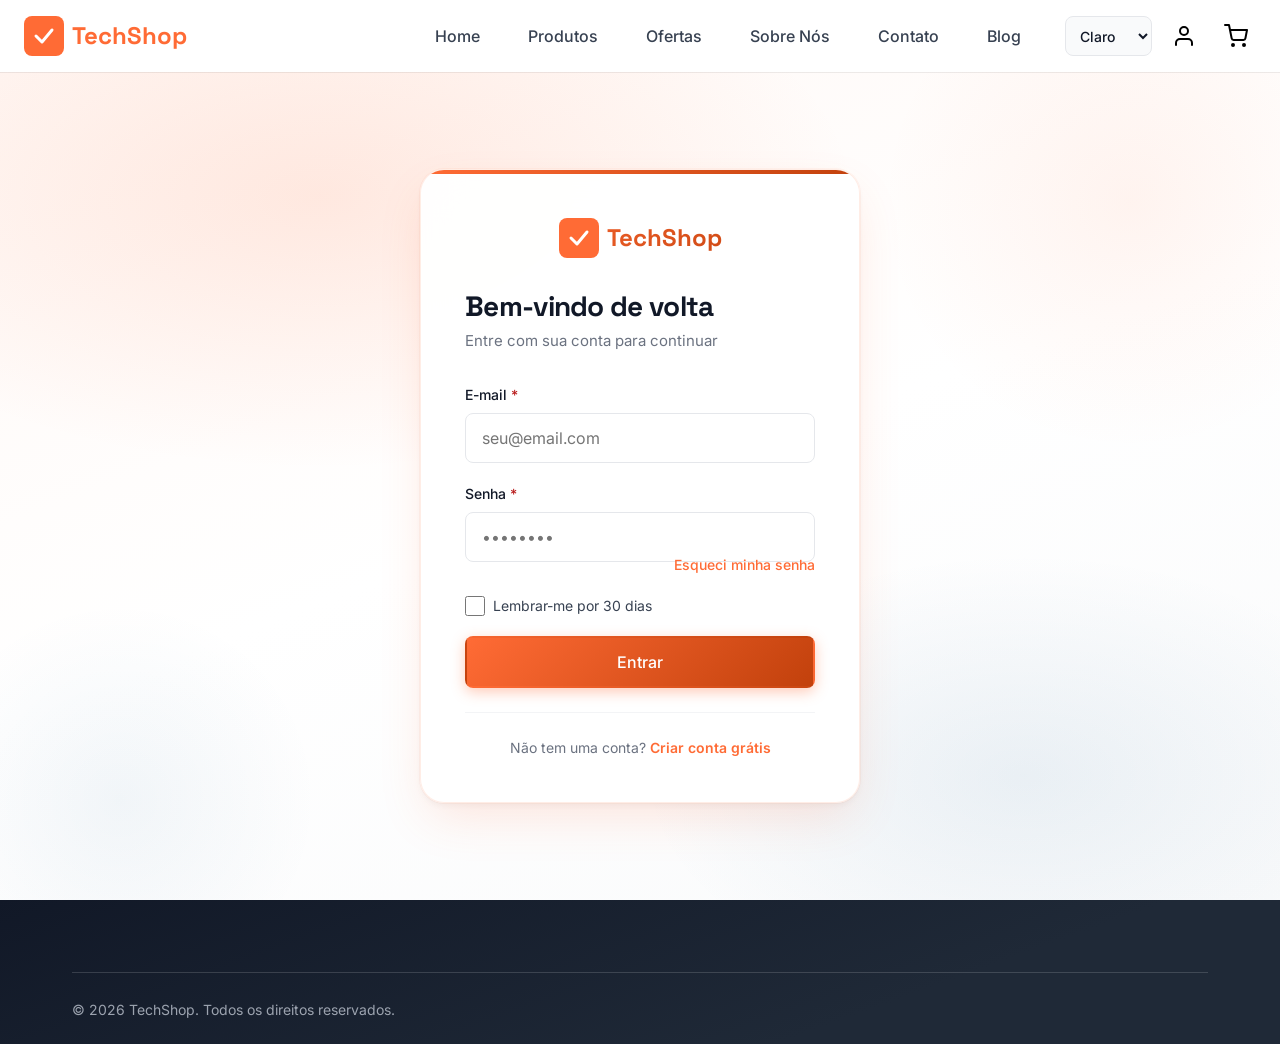
<file: pages/login.html>
<!doctype html>
<html lang="pt-BR">
	<head>
		<meta charset="UTF-8" />
		<meta name="viewport" content="width=device-width, initial-scale=1.0" />
		<meta name="description" content="Entre na sua conta TechShop para acompanhar pedidos, salvar favoritos, gerenciar dados e aproveitar ofertas personalizadas em uma experiência segura." />
		<meta name="keywords" content="login, conta, autenticação, perfil, techshop" />
		<title>Login — TechShop | Acesse sua conta</title>
		<script>try{const k="techshop_theme";const s=localStorage.getItem(k);const d=document.documentElement;if(s==="dark"||s==="light"){d.setAttribute("data-theme",s);}else if(window.matchMedia&&window.matchMedia("(prefers-color-scheme: dark)").matches){d.setAttribute("data-theme","dark");}else{d.setAttribute("data-theme","light");}}catch(e){}</script>
		<link rel="preconnect" href="https://fonts.googleapis.com" />
		<link rel="preconnect" href="https://fonts.gstatic.com" crossorigin />
		<link href="https://fonts.googleapis.com/css2?family=Inter:wght@300;400;500;600;700;800&family=Space+Grotesk:wght@300;400;500;600;700&display=swap" rel="stylesheet" />
		<link rel="stylesheet" href="../css/main.css" />
		<link rel="icon" type="image/svg+xml" href="../assets/favicon.svg" />
	
		<!-- SEO -->
		<meta name="robots" content="index, follow" />
		<link rel="canonical" href="https://filipiwanderley.github.io/Incubadora/pages/login.html" />

		<!-- Open Graph -->
		<meta property="og:type" content="website" />
		<meta property="og:site_name" content="TechShop" />
		<meta property="og:title" content="Login — TechShop | Acesse sua conta" />
		<meta property="og:description" content="Acesse sua conta TechShop para acompanhar pedidos, gerenciar favoritos e aproveitar ofertas exclusivas." />
		<meta property="og:image" content="https://images.unsplash.com/photo-1498049794561-7780e7231661?w=1200&q=80" />
		<meta property="og:image:width" content="1200" />
		<meta property="og:image:height" content="630" />

		<!-- Twitter Card -->
		<meta name="twitter:card" content="summary_large_image" />
		<meta name="twitter:title" content="Login — TechShop | Acesse sua conta" />
		<meta name="twitter:description" content="Acesse sua conta TechShop para acompanhar pedidos, gerenciar favoritos e aproveitar ofertas exclusivas." />
		<meta name="twitter:image" content="https://images.unsplash.com/photo-1498049794561-7780e7231661?w=1200&q=80" />
	</head>
	<body>
		<header class="header">
			<div class="header__container">
				<a href="index.html" class="header__logo">
					<svg class="header__logo-icon" viewBox="0 0 40 40" fill="none" xmlns="http://www.w3.org/2000/svg">
						<rect width="40" height="40" rx="8" fill="currentColor" />
						<path d="M12 20L18 26L28 14" stroke="white" stroke-width="3" stroke-linecap="round" stroke-linejoin="round" />
					</svg>
					<span>TechShop</span>
				</a>

				<button class="header__menu-toggle" aria-label="Menu">
					<span class="header__menu-toggle-bar"></span>
					<span class="header__menu-toggle-bar"></span>
					<span class="header__menu-toggle-bar"></span>
				</button>

				<nav class="header__nav">
					<ul class="header__menu">
						<li class="header__menu-item">
							<a href="index.html" class="header__menu-link">Home</a>
						</li>
						<li class="header__menu-item">
							<a href="products.html" class="header__menu-link">Produtos</a>
						</li>
						<li class="header__menu-item">
							<a href="index.html#ofertas" class="header__menu-link">Ofertas</a>
						</li>
						<li class="header__menu-item">
							<a href="about.html" class="header__menu-link">Sobre Nós</a>
						</li>
						<li class="header__menu-item">
							<a href="contact.html" class="header__menu-link">Contato</a>
						</li>
						<li class="header__menu-item"><a href="blog.html" class="header__menu-link">Blog</a></li>
					</ul>
					<div class="header__actions">
						<button class="header__icon-btn" data-login-btn aria-label="Login">
							<svg xmlns="http://www.w3.org/2000/svg" width="24" height="24" viewBox="0 0 24 24" fill="none" stroke="currentColor" stroke-width="2" stroke-linecap="round" stroke-linejoin="round">
								<path d="M20 21v-2a4 4 0 0 0-4-4H8a4 4 0 0 0-4 4v2"></path>
								<circle cx="12" cy="7" r="4"></circle>
							</svg>
						</button>
						<button class="header__icon-btn" data-cart-btn aria-label="Carrinho">
							<svg xmlns="http://www.w3.org/2000/svg" width="24" height="24" viewBox="0 0 24 24" fill="none" stroke="currentColor" stroke-width="2" stroke-linecap="round" stroke-linejoin="round">
								<circle cx="9" cy="21" r="1"></circle>
								<circle cx="20" cy="21" r="1"></circle>
								<path d="M1 1h4l2.68 13.39a2 2 0 0 0 2 1.61h9.72a2 2 0 0 0 2-1.61L23 6H6"></path>
							</svg>
							<span class="header__cart-badge">0</span>
						</button>
					</div>
				</nav>

				<div class="header__overlay"></div>
			</div>
		</header>

		<main class="main-content">
			<div class="auth-page">
				<div class="auth-card">
					<a href="index.html" class="auth-card__logo">
						<svg viewBox="0 0 40 40" fill="none" xmlns="http://www.w3.org/2000/svg">
							<rect width="40" height="40" rx="8" fill="currentColor" />
							<path d="M12 20L18 26L28 14" stroke="white" stroke-width="3" stroke-linecap="round" stroke-linejoin="round" />
						</svg>
						TechShop
					</a>

					<h1 class="auth-card__title">Bem-vindo de volta</h1>
					<p class="auth-card__subtitle">Entre com sua conta para continuar</p>

					<form data-validate id="loginForm">
						<div class="form__group">
							<label class="form__label form__label--required" for="email">E-mail</label>
							<input type="email" id="email" name="email" class="form__input" placeholder="seu@email.com" required autocomplete="email" />
						</div>

						<div class="form__group">
							<label class="form__label form__label--required" for="password">Senha</label>
							<input type="password" id="password" name="password" class="form__input" placeholder="••••••••" required minlength="6" autocomplete="current-password" />
							<a href="#" class="auth-card__forgot">Esqueci minha senha</a>
						</div>

						<div class="form__group">
							<div class="form__checkbox">
								<input type="checkbox" id="remember" name="remember" />
								<label class="form__checkbox-label" for="remember">Lembrar-me por 30 dias</label>
							</div>
						</div>

						<button type="submit" class="btn btn-primary btn-block">Entrar</button>
					</form>

					<div class="auth-card__footer">
						Não tem uma conta?
						<a href="register.html">Criar conta grátis</a>
					</div>
				</div>
			</div>
		</main>

		<footer class="footer">
			<div class="footer__container">
				<div class="footer__bottom">
					<p class="footer__copyright">&copy; 2026 TechShop. Todos os direitos reservados.</p>
				</div>
			</div>
		</footer>

		<script src="../js/modules/modal.js"></script>
		<script src="../js/modules/form-validator.js"></script>
		<script src="../js/modules/navigation.js"></script>
		<script src="../js/modules/utils.js"></script>
		<script src="../js/modules/products-gallery.js"></script>
		<script src="../js/modules/handlers.js"></script>
				<script src="../js/modules/cart.js"></script>
		<script src="../js/modules/ui.js"></script>
		<script src="../js/modules/wishlist.js"></script>
		<script src="../js/modules/search.js"></script>
		<script src="../js/modules/filters.js"></script>
		<script src="../js/modules/validation-advanced.js"></script>
		<script src="../js/modules/api.js"></script>
		<script src="../js/products.js"></script>
		<script src="../js/app.js"></script>
			<!-- Botão Voltar ao Topo -->
		<button class="back-to-top" aria-label="Voltar ao topo" title="Voltar ao topo">
			<svg xmlns="http://www.w3.org/2000/svg" width="20" height="20" viewBox="0 0 24 24" fill="none" stroke="currentColor" stroke-width="2.5" stroke-linecap="round" stroke-linejoin="round"><polyline points="18 15 12 9 6 15"></polyline></svg>
		</button>
	</body>
</html>
</file>
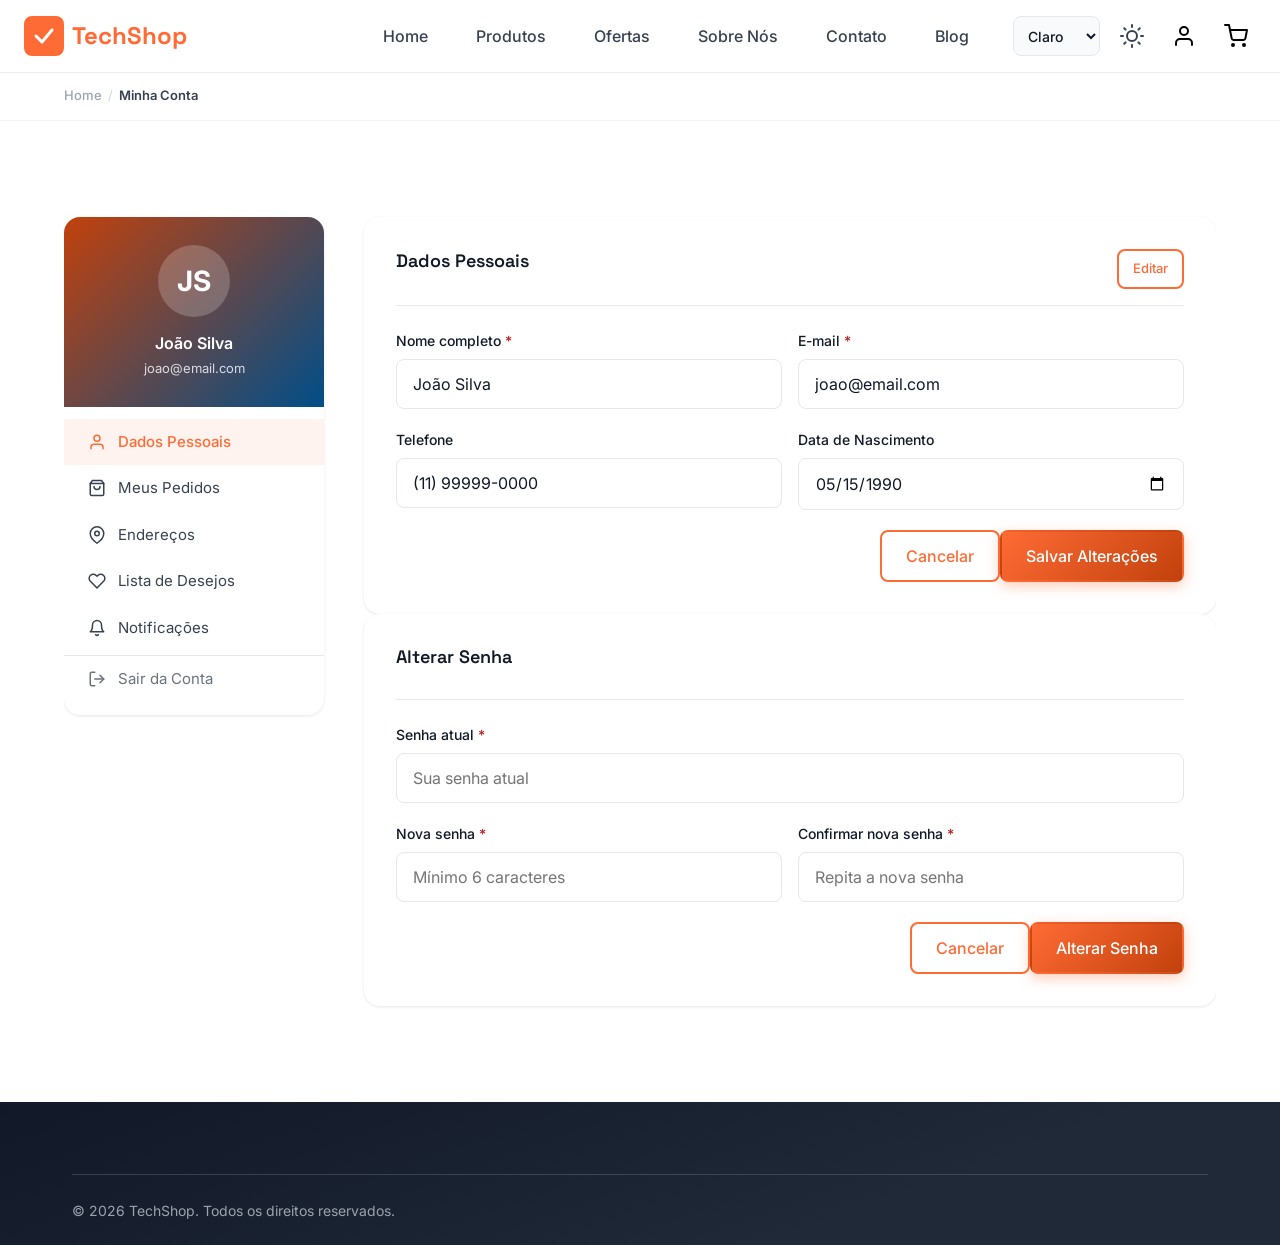
<file: pages/profile.html>
<!doctype html>
<html lang="pt-BR">
	<head>
		<meta charset="UTF-8" />
		<meta name="viewport" content="width=device-width, initial-scale=1.0" />
		<meta name="description" content="Acesse seu perfil TechShop para gerenciar dados pessoais, endereços, pedidos, notificações e preferências de conta em um painel completo." />
		<meta name="keywords" content="perfil, conta do usuário, pedidos, endereços, preferências" />
		<title>Minha Conta — TechShop</title>
		<script>try{const k="techshop_theme";const s=localStorage.getItem(k);const d=document.documentElement;if(s==="dark"||s==="light"){d.setAttribute("data-theme",s);}else if(window.matchMedia&&window.matchMedia("(prefers-color-scheme: dark)").matches){d.setAttribute("data-theme","dark");}else{d.setAttribute("data-theme","light");}}catch(e){}</script>
		<link rel="preconnect" href="https://fonts.googleapis.com" />
		<link rel="preconnect" href="https://fonts.gstatic.com" crossorigin />
		<link href="https://fonts.googleapis.com/css2?family=Inter:wght@300;400;500;600;700;800&family=Space+Grotesk:wght@300;400;500;600;700&display=swap" rel="stylesheet" />
		<link rel="stylesheet" href="../css/main.css" />
		<link rel="icon" type="image/svg+xml" href="../assets/favicon.svg" />

		<!-- SEO -->
		<meta name="robots" content="noindex, nofollow" />
		<link rel="canonical" href="https://filipiwanderley.github.io/Incubadora/pages/profile.html" />

		<!-- Open Graph -->
		<meta property="og:type" content="website" />
		<meta property="og:site_name" content="TechShop" />
		<meta property="og:title" content="Minha Conta — TechShop" />
		<meta property="og:description" content="Gerencie seus dados pessoais, pedidos, endereços e preferências na TechShop." />
		<meta property="og:image" content="https://images.unsplash.com/photo-1498049794561-7780e7231661?w=1200&q=80" />
		<meta property="og:image:width" content="1200" />
		<meta property="og:image:height" content="630" />

		<!-- Twitter Card -->
		<meta name="twitter:card" content="summary_large_image" />
		<meta name="twitter:title" content="Minha Conta — TechShop" />
		<meta name="twitter:description" content="Gerencie seus dados pessoais, pedidos, endereços e preferências na TechShop." />
		<meta name="twitter:image" content="https://images.unsplash.com/photo-1498049794561-7780e7231661?w=1200&q=80" />
	</head>
	<body>
		<header class="header">
			<div class="header__container">
				<a href="index.html" class="header__logo">
					<svg class="header__logo-icon" viewBox="0 0 40 40" fill="none" xmlns="http://www.w3.org/2000/svg">
						<rect width="40" height="40" rx="8" fill="currentColor" />
						<path d="M12 20L18 26L28 14" stroke="white" stroke-width="3" stroke-linecap="round" stroke-linejoin="round" />
					</svg>
					<span>TechShop</span>
				</a>

				<button class="header__menu-toggle" aria-label="Menu">
					<span class="header__menu-toggle-bar"></span>
					<span class="header__menu-toggle-bar"></span>
					<span class="header__menu-toggle-bar"></span>
				</button>

				<nav class="header__nav">
					<ul class="header__menu">
						<li class="header__menu-item"><a href="index.html" class="header__menu-link">Home</a></li>
						<li class="header__menu-item"><a href="products.html" class="header__menu-link">Produtos</a></li>
						<li class="header__menu-item"><a href="index.html#ofertas" class="header__menu-link">Ofertas</a></li>
						<li class="header__menu-item"><a href="about.html" class="header__menu-link">Sobre Nós</a></li>
						<li class="header__menu-item"><a href="contact.html" class="header__menu-link">Contato</a></li>
						<li class="header__menu-item"><a href="blog.html" class="header__menu-link">Blog</a></li>
					</ul>
					<div class="header__actions">
											<button
						class="header__icon-btn theme-toggle"
						data-theme-toggle
						aria-label="Alternar tema"
						aria-pressed="false">
						<svg class="theme-toggle__icon--light" xmlns="http://www.w3.org/2000/svg" width="22" height="22" viewBox="0 0 24 24" fill="none" stroke="currentColor" stroke-width="2" stroke-linecap="round" stroke-linejoin="round"><circle cx="12" cy="12" r="5"></circle><line x1="12" y1="1" x2="12" y2="3"></line><line x1="12" y1="21" x2="12" y2="23"></line><line x1="4.22" y1="4.22" x2="5.64" y2="5.64"></line><line x1="18.36" y1="18.36" x2="19.78" y2="19.78"></line><line x1="1" y1="12" x2="3" y2="12"></line><line x1="21" y1="12" x2="23" y2="12"></line><line x1="4.22" y1="19.78" x2="5.64" y2="18.36"></line><line x1="18.36" y1="5.64" x2="19.78" y2="4.22"></line></svg>
						<svg class="theme-toggle__icon--dark" xmlns="http://www.w3.org/2000/svg" width="20" height="20" viewBox="0 0 24 24" fill="none" stroke="currentColor" stroke-width="2" stroke-linecap="round" stroke-linejoin="round"><path d="M21 12.79A9 9 0 1 1 11.21 3 7 7 0 0 0 21 12.79z"></path></svg>
					</button>
					<button class="header__icon-btn" data-login-btn aria-label="Login">
							<svg xmlns="http://www.w3.org/2000/svg" width="24" height="24" viewBox="0 0 24 24" fill="none" stroke="currentColor" stroke-width="2" stroke-linecap="round" stroke-linejoin="round">
								<path d="M20 21v-2a4 4 0 0 0-4-4H8a4 4 0 0 0-4 4v2"></path>
								<circle cx="12" cy="7" r="4"></circle>
							</svg>
						</button>
						<button class="header__icon-btn" data-cart-btn aria-label="Carrinho">
							<svg xmlns="http://www.w3.org/2000/svg" width="24" height="24" viewBox="0 0 24 24" fill="none" stroke="currentColor" stroke-width="2" stroke-linecap="round" stroke-linejoin="round">
								<circle cx="9" cy="21" r="1"></circle>
								<circle cx="20" cy="21" r="1"></circle>
								<path d="M1 1h4l2.68 13.39a2 2 0 0 0 2 1.61h9.72a2 2 0 0 0 2-1.61L23 6H6"></path>
							</svg>
							<span class="header__cart-badge">0</span>
						</button>
					</div>
				</nav>

				<div class="header__overlay"></div>
			</div>
		</header>

		<main class="main-content">
			<div class="breadcrumb">
				<div class="container">
					<nav class="breadcrumb__nav" aria-label="Navegação estrutural">
						<a href="index.html" class="breadcrumb__link">Home</a>
						<span class="breadcrumb__separator" aria-hidden="true">/</span>
						<span class="breadcrumb__current" aria-current="page">Minha Conta</span>
					</nav>
				</div>
			</div>

			<section class="py-12">
				<div class="container">
					<div class="profile-layout">
						<!-- Sidebar -->
						<aside aria-label="Menu da conta">
							<div class="profile-sidebar">
								<div class="profile-sidebar__user">
									<div class="profile-sidebar__avatar" aria-hidden="true">JS</div>
									<p class="profile-sidebar__name">João Silva</p>
									<p class="profile-sidebar__email">joao@email.com</p>
								</div>
								<nav class="profile-nav" aria-label="Seções da conta">
									<button class="profile-nav__item is-active" data-tab="personal" aria-current="true">
										<svg xmlns="http://www.w3.org/2000/svg" width="18" height="18" viewBox="0 0 24 24" fill="none" stroke="currentColor" stroke-width="2" stroke-linecap="round" stroke-linejoin="round" aria-hidden="true"><path d="M20 21v-2a4 4 0 0 0-4-4H8a4 4 0 0 0-4 4v2"></path><circle cx="12" cy="7" r="4"></circle></svg>
										Dados Pessoais
									</button>
									<button class="profile-nav__item" data-tab="orders">
										<svg xmlns="http://www.w3.org/2000/svg" width="18" height="18" viewBox="0 0 24 24" fill="none" stroke="currentColor" stroke-width="2" stroke-linecap="round" stroke-linejoin="round" aria-hidden="true"><path d="M6 2L3 6v14a2 2 0 0 0 2 2h14a2 2 0 0 0 2-2V6l-3-4z"></path><line x1="3" y1="6" x2="21" y2="6"></line><path d="M16 10a4 4 0 0 1-8 0"></path></svg>
										Meus Pedidos
									</button>
									<button class="profile-nav__item" data-tab="addresses">
										<svg xmlns="http://www.w3.org/2000/svg" width="18" height="18" viewBox="0 0 24 24" fill="none" stroke="currentColor" stroke-width="2" stroke-linecap="round" stroke-linejoin="round" aria-hidden="true"><path d="M21 10c0 7-9 13-9 13s-9-6-9-13a9 9 0 0 1 18 0z"></path><circle cx="12" cy="10" r="3"></circle></svg>
										Endereços
									</button>
									<button class="profile-nav__item" data-tab="wishlist">
										<svg xmlns="http://www.w3.org/2000/svg" width="18" height="18" viewBox="0 0 24 24" fill="none" stroke="currentColor" stroke-width="2" stroke-linecap="round" stroke-linejoin="round" aria-hidden="true"><path d="M20.84 4.61a5.5 5.5 0 0 0-7.78 0L12 5.67l-1.06-1.06a5.5 5.5 0 0 0-7.78 7.78l1.06 1.06L12 21.23l7.78-7.78 1.06-1.06a5.5 5.5 0 0 0 0-7.78z"></path></svg>
										Lista de Desejos
									</button>
									<button class="profile-nav__item" data-tab="notifications">
										<svg xmlns="http://www.w3.org/2000/svg" width="18" height="18" viewBox="0 0 24 24" fill="none" stroke="currentColor" stroke-width="2" stroke-linecap="round" stroke-linejoin="round" aria-hidden="true"><path d="M18 8A6 6 0 0 0 6 8c0 7-3 9-3 9h18s-3-2-3-9"></path><path d="M13.73 21a2 2 0 0 1-3.46 0"></path></svg>
										Notificações
									</button>
									<button class="profile-nav__item profile-nav__item--danger" data-tab="logout">
										<svg xmlns="http://www.w3.org/2000/svg" width="18" height="18" viewBox="0 0 24 24" fill="none" stroke="currentColor" stroke-width="2" stroke-linecap="round" stroke-linejoin="round" aria-hidden="true"><path d="M9 21H5a2 2 0 0 1-2-2V5a2 2 0 0 1 2-2h4"></path><polyline points="16 17 21 12 16 7"></polyline><line x1="21" y1="12" x2="9" y2="12"></line></svg>
										Sair da Conta
									</button>
								</nav>
							</div>
						</aside>

						<!-- Conteúdo -->
						<div class="profile-content">
							<!-- Dados Pessoais -->
							<div id="tabPersonal">
								<div class="profile-section">
									<div class="profile-section__header">
										<h2 class="profile-section__title">Dados Pessoais</h2>
										<button class="btn btn-outline btn-sm" id="editPersonalBtn">Editar</button>
									</div>
									<form data-validate id="personalForm">
										<div class="form__row">
											<div class="form__group">
												<label class="form__label form__label--required" for="fullName">Nome completo</label>
												<input type="text" id="fullName" name="fullName" class="form__input" value="João Silva" required minlength="3" autocomplete="name" />
											</div>
											<div class="form__group">
												<label class="form__label form__label--required" for="email">E-mail</label>
												<input type="email" id="email" name="email" class="form__input" value="joao@email.com" required autocomplete="email" />
											</div>
										</div>
										<div class="form__row">
											<div class="form__group">
												<label class="form__label" for="phone">Telefone</label>
												<input type="tel" id="phone" name="phone" class="form__input" value="(11) 99999-0000" autocomplete="tel" />
											</div>
											<div class="form__group">
												<label class="form__label" for="birthdate">Data de Nascimento</label>
												<input type="date" id="birthdate" name="birthdate" class="form__input" value="1990-05-15" autocomplete="bday" />
											</div>
										</div>
										<div class="profile-actions-end">
											<button type="reset" class="btn btn-outline">Cancelar</button>
											<button type="submit" class="btn btn-primary">Salvar Alterações</button>
										</div>
									</form>
								</div>

								<div class="profile-section">
									<div class="profile-section__header">
										<h2 class="profile-section__title">Alterar Senha</h2>
									</div>
									<form data-validate id="passwordForm">
										<div class="form__group">
											<label class="form__label form__label--required" for="currentPassword">Senha atual</label>
											<input type="password" id="currentPassword" name="currentPassword" class="form__input" placeholder="Sua senha atual" required autocomplete="current-password" />
										</div>
										<div class="form__row">
											<div class="form__group">
												<label class="form__label form__label--required" for="newPassword">Nova senha</label>
												<input type="password" id="newPassword" name="newPassword" class="form__input" placeholder="Mínimo 6 caracteres" required minlength="6" autocomplete="new-password" />
											</div>
											<div class="form__group">
												<label class="form__label form__label--required" for="confirmNewPassword">Confirmar nova senha</label>
												<input type="password" id="confirmNewPassword" name="confirmNewPassword" class="form__input" placeholder="Repita a nova senha" required minlength="6" autocomplete="new-password" data-match="newPassword" />
											</div>
										</div>
										<div class="profile-actions-end">
											<button type="reset" class="btn btn-outline">Cancelar</button>
											<button type="submit" class="btn btn-primary">Alterar Senha</button>
										</div>
									</form>
								</div>
							</div>

							<!-- Meus Pedidos -->
							<div id="tabOrders" class="hidden">
								<div class="profile-section">
									<div class="profile-section__header">
										<h2 class="profile-section__title">Meus Pedidos</h2>
										<span class="profile-section__header-note">3 pedidos</span>
									</div>
									<div class="orders-list">
										<article class="order-card">
											<div class="order-card__header">
												<div>
													<span class="order-card__id">#TS-2024-0341</span>
													<span class="order-card__date order-card__date--spaced">15 jan. 2025</span>
												</div>
												<span class="badge badge--success">Entregue</span>
											</div>
											<div class="order-card__body">
												<p class="order-card__products">Notebook UltraBook Pro 15, Mouse Gamer RGB Pro</p>
												<div class="order-card__actions">
													<span class="order-card__total">R$ 4.488,90</span>
													<a href="product-detail.html" class="btn btn-outline btn-sm">Ver detalhes</a>
												</div>
											</div>
										</article>

										<article class="order-card">
											<div class="order-card__header">
												<div>
													<span class="order-card__id">#TS-2024-0287</span>
													<span class="order-card__date order-card__date--spaced">28 dez. 2024</span>
												</div>
												<span class="badge badge--info">Em trânsito</span>
											</div>
											<div class="order-card__body">
												<p class="order-card__products">Fone Bluetooth ANC Premium (×2)</p>
												<div class="order-card__actions">
													<span class="order-card__total">R$ 1.198,00</span>
													<a href="product-detail.html" class="btn btn-outline btn-sm">Rastrear</a>
												</div>
											</div>
										</article>

										<article class="order-card">
											<div class="order-card__header">
												<div>
													<span class="order-card__id">#TS-2024-0198</span>
													<span class="order-card__date order-card__date--spaced">03 nov. 2024</span>
												</div>
												<span class="badge badge--warning">Aguardando pagamento</span>
											</div>
											<div class="order-card__body">
												<p class="order-card__products">Teclado Mecânico RGB</p>
												<div class="order-card__actions">
													<span class="order-card__total">R$ 349,90</span>
													<a href="#" class="btn btn-primary btn-sm">Pagar agora</a>
												</div>
											</div>
										</article>
									</div>
								</div>
							</div>

							<!-- Endereços -->
							<div id="tabAddresses" class="hidden">
								<div class="profile-section">
									<div class="profile-section__header">
										<h2 class="profile-section__title">Endereços Salvos</h2>
									</div>
									<div class="addresses-grid">
										<div class="address-card address-card--default">
											<p class="address-card__badge">Padrão</p>
											<p class="address-card__name">Casa</p>
											<p class="address-card__text">Rua das Flores, 123, Apto 42<br>Jardim Paulista — São Paulo / SP<br>CEP: 01310-100</p>
											<div class="address-card__actions">
												<button class="btn btn-outline btn-sm">Editar</button>
											</div>
										</div>

										<div class="address-card">
											<p class="address-card__name">Trabalho</p>
											<p class="address-card__text">Av. Paulista, 1578, 10º andar<br>Bela Vista — São Paulo / SP<br>CEP: 01310-200</p>
											<div class="address-card__actions">
												<button class="btn btn-outline btn-sm">Editar</button>
												<button class="btn btn-sm btn-muted" data-confirm-delete="endereco">Excluir</button>
											</div>
										</div>

										<button class="address-card address-card--add" aria-label="Adicionar novo endereço">
											<svg xmlns="http://www.w3.org/2000/svg" width="28" height="28" viewBox="0 0 24 24" fill="none" stroke="currentColor" stroke-width="1.5" stroke-linecap="round" stroke-linejoin="round" aria-hidden="true"><circle cx="12" cy="12" r="10"></circle><line x1="12" y1="8" x2="12" y2="16"></line><line x1="8" y1="12" x2="16" y2="12"></line></svg>
											Adicionar Endereço
										</button>
									</div>
								</div>
							</div>

							<!-- Lista de Desejos -->
							<div id="tabWishlist" class="hidden">
								<div class="profile-section">
									<div class="profile-section__header">
										<h2 class="profile-section__title">Lista de Desejos</h2>
									</div>
									<p class="profile-text-muted">
										Sua lista de desejos está aqui. <a href="wishlist.html" class="profile-link-primary">Ver lista completa</a>
									</p>
								</div>
							</div>

							<!-- Notificações -->
							<div id="tabNotifications" class="hidden">
								<div class="profile-section">
									<div class="profile-section__header">
										<h2 class="profile-section__title">Preferências de Notificação</h2>
									</div>
									<div class="profile-notifications">
										<label class="profile-notification-item">
											<div>
												<p class="profile-notification-title">Atualizações de pedidos</p>
												<p class="profile-notification-text">Status e rastreamento dos seus pedidos</p>
											</div>
											<input type="checkbox" checked class="profile-checkbox" />
										</label>
										<label class="profile-notification-item">
											<div>
												<p class="profile-notification-title">Promoções e ofertas</p>
												<p class="profile-notification-text">Descontos exclusivos e novidades</p>
											</div>
											<input type="checkbox" checked class="profile-checkbox" />
										</label>
										<label class="profile-notification-item">
											<div>
												<p class="profile-notification-title">Newsletter semanal</p>
												<p class="profile-notification-text">Tendências e artigos do blog</p>
											</div>
											<input type="checkbox" class="profile-checkbox" />
										</label>
										<label class="profile-notification-item">
											<div>
												<p class="profile-notification-title">Produtos em alerta de preço</p>
												<p class="profile-notification-text">Aviso quando itens da wishlist baixarem de preço</p>
											</div>
											<input type="checkbox" checked class="profile-checkbox" />
										</label>
									</div>
									<div class="profile-actions-end profile-actions-end--spaced">
										<button class="btn btn-primary">Salvar Preferências</button>
									</div>
								</div>
							</div>
						</div>
					</div>
				</div>
			</section>
		</main>

		<footer class="footer">
			<div class="footer__container">
				<div class="footer__bottom">
					<p class="footer__copyright">&copy; 2026 TechShop. Todos os direitos reservados.</p>
				</div>
			</div>
		</footer>

		<script src="../js/modules/modal.js"></script>
		<script src="../js/modules/form-validator.js"></script>
		<script src="../js/modules/navigation.js"></script>
		<script src="../js/modules/utils.js"></script>
		<script src="../js/modules/products-gallery.js"></script>
		<script src="../js/modules/handlers.js"></script>
				<script src="../js/modules/cart.js"></script>
		<script src="../js/modules/ui.js"></script>
		<script src="../js/modules/wishlist.js"></script>
		<script src="../js/modules/search.js"></script>
		<script src="../js/modules/filters.js"></script>
		<script src="../js/modules/validation-advanced.js"></script>
		<script src="../js/modules/api.js"></script>
		<script src="../js/products.js"></script>
		<script src="../js/app.js"></script>
		<script>
			const tabMap = {
				personal: 'tabPersonal',
				orders: 'tabOrders',
				addresses: 'tabAddresses',
				wishlist: 'tabWishlist',
				notifications: 'tabNotifications',
			};

			document.querySelectorAll('[data-tab]').forEach(btn => {
				btn.addEventListener('click', () => {
					const tab = btn.dataset.tab;
					if (tab === 'logout') {
						if (confirm('Tem certeza que deseja sair da sua conta?')) {
							window.location.href = 'login.html';
						}
						return;
					}
					Object.values(tabMap).forEach(id => {
						const el = document.getElementById(id);
						if (el) el.style.display = 'none';
					});
					const target = document.getElementById(tabMap[tab]);
					if (target) target.style.display = '';

					document.querySelectorAll('[data-tab]').forEach(b => {
						b.classList.remove('is-active');
						b.removeAttribute('aria-current');
					});
					btn.classList.add('is-active');
					btn.setAttribute('aria-current', 'true');
				});
			});

			document.querySelectorAll('[data-confirm-delete]').forEach(btn => {
				btn.addEventListener('click', () => {
					const tipo = btn.dataset.confirmDelete || 'item';
					if (!confirm(`Tem certeza que deseja excluir este ${tipo}?`)) return;
					const card = btn.closest('.address-card');
					if (card) card.remove();
				});
			});
		</script>
			<!-- Botão Voltar ao Topo -->
		<button class="back-to-top" aria-label="Voltar ao topo" title="Voltar ao topo">
			<svg xmlns="http://www.w3.org/2000/svg" width="20" height="20" viewBox="0 0 24 24" fill="none" stroke="currentColor" stroke-width="2.5" stroke-linecap="round" stroke-linejoin="round"><polyline points="18 15 12 9 6 15"></polyline></svg>
		</button>
	</body>
</html>
</file>
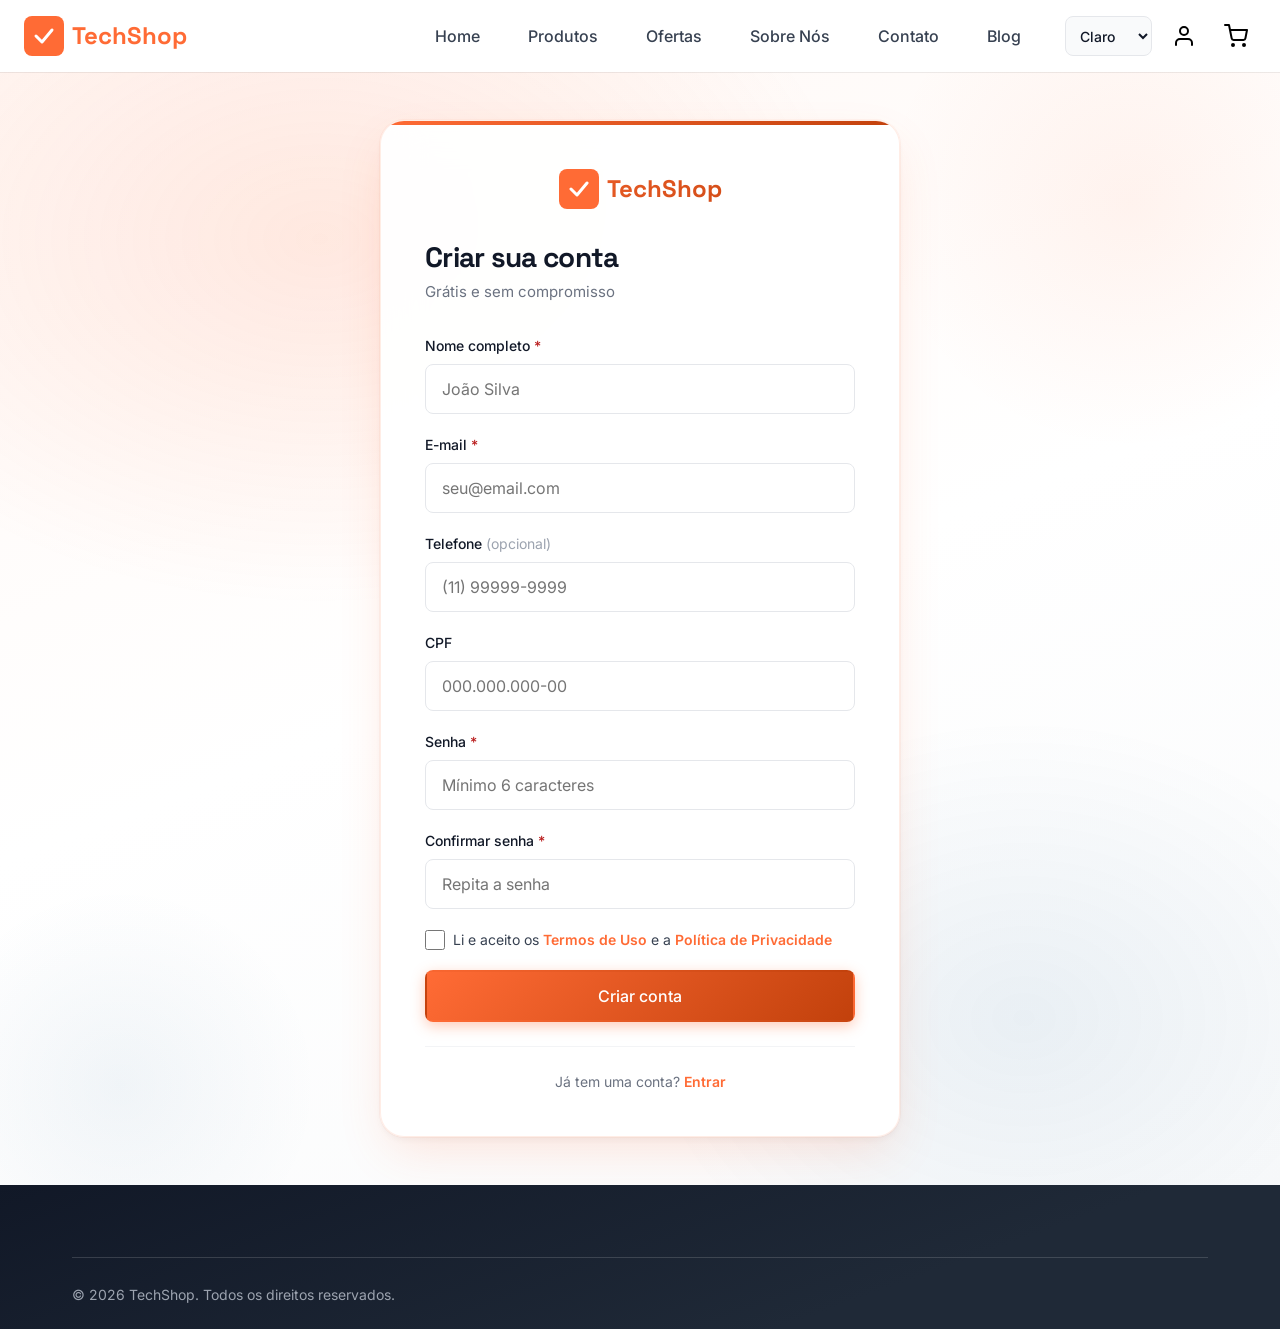
<file: pages/register.html>
<!doctype html>
<html lang="pt-BR">
	<head>
		<meta charset="UTF-8" />
		<meta name="viewport" content="width=device-width, initial-scale=1.0" />
		<meta name="description" content="Crie sua conta TechShop gratuitamente para acompanhar pedidos, salvar favoritos, receber ofertas exclusivas e comprar com mais rapidez e segurança." />
		<meta name="keywords" content="cadastro, criar conta, registro usuário, techshop" />
		<title>Criar Conta — TechShop | Cadastre-se grátis</title>
		<script>try{const k="techshop_theme";const s=localStorage.getItem(k);const d=document.documentElement;if(s==="dark"||s==="light"){d.setAttribute("data-theme",s);}else if(window.matchMedia&&window.matchMedia("(prefers-color-scheme: dark)").matches){d.setAttribute("data-theme","dark");}else{d.setAttribute("data-theme","light");}}catch(e){}</script>
		<link rel="preconnect" href="https://fonts.googleapis.com" />
		<link rel="preconnect" href="https://fonts.gstatic.com" crossorigin />
		<link href="https://fonts.googleapis.com/css2?family=Inter:wght@300;400;500;600;700;800&family=Space+Grotesk:wght@300;400;500;600;700&display=swap" rel="stylesheet" />
		<link rel="stylesheet" href="../css/main.css" />
		<link rel="icon" type="image/svg+xml" href="../assets/favicon.svg" />
	
		<!-- SEO -->
		<meta name="robots" content="index, follow" />
		<link rel="canonical" href="https://filipiwanderley.github.io/Incubadora/pages/register.html" />

		<!-- Open Graph -->
		<meta property="og:type" content="website" />
		<meta property="og:site_name" content="TechShop" />
		<meta property="og:title" content="Criar Conta — TechShop | Cadastre-se grátis" />
		<meta property="og:description" content="Crie sua conta TechShop gratuitamente e aproveite ofertas exclusivas, frete grátis e acompanhamento de pedidos." />
		<meta property="og:image" content="https://images.unsplash.com/photo-1498049794561-7780e7231661?w=1200&q=80" />
		<meta property="og:image:width" content="1200" />
		<meta property="og:image:height" content="630" />

		<!-- Twitter Card -->
		<meta name="twitter:card" content="summary_large_image" />
		<meta name="twitter:title" content="Criar Conta — TechShop | Cadastre-se grátis" />
		<meta name="twitter:description" content="Crie sua conta TechShop gratuitamente e aproveite ofertas exclusivas, frete grátis e acompanhamento de pedidos." />
		<meta name="twitter:image" content="https://images.unsplash.com/photo-1498049794561-7780e7231661?w=1200&q=80" />
	</head>
	<body>
		<header class="header">
			<div class="header__container">
				<a href="index.html" class="header__logo">
					<svg class="header__logo-icon" viewBox="0 0 40 40" fill="none" xmlns="http://www.w3.org/2000/svg">
						<rect width="40" height="40" rx="8" fill="currentColor" />
						<path d="M12 20L18 26L28 14" stroke="white" stroke-width="3" stroke-linecap="round" stroke-linejoin="round" />
					</svg>
					<span>TechShop</span>
				</a>

				<button class="header__menu-toggle" aria-label="Menu">
					<span class="header__menu-toggle-bar"></span>
					<span class="header__menu-toggle-bar"></span>
					<span class="header__menu-toggle-bar"></span>
				</button>

				<nav class="header__nav">
					<ul class="header__menu">
						<li class="header__menu-item">
							<a href="index.html" class="header__menu-link">Home</a>
						</li>
						<li class="header__menu-item">
							<a href="products.html" class="header__menu-link">Produtos</a>
						</li>
						<li class="header__menu-item">
							<a href="index.html#ofertas" class="header__menu-link">Ofertas</a>
						</li>
						<li class="header__menu-item">
							<a href="about.html" class="header__menu-link">Sobre Nós</a>
						</li>
						<li class="header__menu-item">
							<a href="contact.html" class="header__menu-link">Contato</a>
						</li>
						<li class="header__menu-item"><a href="blog.html" class="header__menu-link">Blog</a></li>
					</ul>
					<div class="header__actions">
						<button class="header__icon-btn" data-login-btn aria-label="Login">
							<svg xmlns="http://www.w3.org/2000/svg" width="24" height="24" viewBox="0 0 24 24" fill="none" stroke="currentColor" stroke-width="2" stroke-linecap="round" stroke-linejoin="round">
								<path d="M20 21v-2a4 4 0 0 0-4-4H8a4 4 0 0 0-4 4v2"></path>
								<circle cx="12" cy="7" r="4"></circle>
							</svg>
						</button>
						<button class="header__icon-btn" data-cart-btn aria-label="Carrinho">
							<svg xmlns="http://www.w3.org/2000/svg" width="24" height="24" viewBox="0 0 24 24" fill="none" stroke="currentColor" stroke-width="2" stroke-linecap="round" stroke-linejoin="round">
								<circle cx="9" cy="21" r="1"></circle>
								<circle cx="20" cy="21" r="1"></circle>
								<path d="M1 1h4l2.68 13.39a2 2 0 0 0 2 1.61h9.72a2 2 0 0 0 2-1.61L23 6H6"></path>
							</svg>
							<span class="header__cart-badge">0</span>
						</button>
					</div>
				</nav>

				<div class="header__overlay"></div>
			</div>
		</header>

		<main class="main-content">
			<div class="auth-page">
				<div class="auth-card auth-card--wide">
					<a href="index.html" class="auth-card__logo">
						<svg viewBox="0 0 40 40" fill="none" xmlns="http://www.w3.org/2000/svg">
							<rect width="40" height="40" rx="8" fill="currentColor" />
							<path d="M12 20L18 26L28 14" stroke="white" stroke-width="3" stroke-linecap="round" stroke-linejoin="round" />
						</svg>
						TechShop
					</a>

					<h1 class="auth-card__title">Criar sua conta</h1>
					<p class="auth-card__subtitle">Grátis e sem compromisso</p>

					<form data-validate id="registerForm">
						<div class="form__group">
							<label class="form__label form__label--required" for="fullName">Nome completo</label>
							<input type="text" id="fullName" name="fullName" class="form__input" placeholder="João Silva" required minlength="3" autocomplete="name" />
						</div>

						<div class="form__group">
							<label class="form__label form__label--required" for="email">E-mail</label>
							<input type="email" id="email" name="email" class="form__input" placeholder="seu@email.com" required autocomplete="email" />
						</div>

						<div class="form__group">
							<label class="form__label" for="phone">Telefone <span class="form__label-optional">(opcional)</span></label>
							<input type="tel" id="phone" name="phone" class="form__input" placeholder="(11) 99999-9999" autocomplete="tel" data-mask="phone" />
						</div>

						<div class="form__group">
							<label class="form__label" for="cpf">CPF</label>
							<input type="text" id="cpf" name="cpf" class="form__input" placeholder="000.000.000-00" autocomplete="off" data-mask="cpf" data-validate-cpf />
						</div>

						<div class="form__group">
							<label class="form__label form__label--required" for="password">Senha</label>
							<input type="password" id="password" name="password" class="form__input" placeholder="Mínimo 6 caracteres" required minlength="6" autocomplete="new-password" data-password-strength="registerPasswordStrength" />
							<small id="registerPasswordStrength" class="form__helper"></small>
						</div>

						<div class="form__group">
							<label class="form__label form__label--required" for="confirmPassword">Confirmar senha</label>
							<input type="password" id="confirmPassword" name="confirmPassword" class="form__input" placeholder="Repita a senha" required minlength="6" autocomplete="new-password" data-match="password" />
						</div>

						<div class="form__group">
							<div class="form__checkbox">
								<input type="checkbox" id="terms" name="terms" required />
								<label class="form__checkbox-label" for="terms">
									Li e aceito os <a href="#" class="terms-link">Termos de Uso</a> e a <a href="#" class="terms-link">Política de Privacidade</a>
								</label>
							</div>
						</div>

						<button type="submit" class="btn btn-primary btn-block">Criar conta</button>
					</form>

					<div class="auth-card__footer">
						Já tem uma conta?
						<a href="login.html">Entrar</a>
					</div>
				</div>
			</div>
		</main>

		<footer class="footer">
			<div class="footer__container">
				<div class="footer__bottom">
					<p class="footer__copyright">&copy; 2026 TechShop. Todos os direitos reservados.</p>
				</div>
			</div>
		</footer>

		<script src="../js/modules/modal.js"></script>
		<script src="../js/modules/form-validator.js"></script>
		<script src="../js/modules/navigation.js"></script>
		<script src="../js/modules/utils.js"></script>
		<script src="../js/modules/products-gallery.js"></script>
		<script src="../js/modules/handlers.js"></script>
				<script src="../js/modules/cart.js"></script>
		<script src="../js/modules/ui.js"></script>
		<script src="../js/modules/wishlist.js"></script>
		<script src="../js/modules/search.js"></script>
		<script src="../js/modules/filters.js"></script>
		<script src="../js/modules/validation-advanced.js"></script>
		<script src="../js/modules/api.js"></script>
		<script src="../js/products.js"></script>
		<script src="../js/app.js"></script>
			<!-- Botão Voltar ao Topo -->
		<button class="back-to-top" aria-label="Voltar ao topo" title="Voltar ao topo">
			<svg xmlns="http://www.w3.org/2000/svg" width="20" height="20" viewBox="0 0 24 24" fill="none" stroke="currentColor" stroke-width="2.5" stroke-linecap="round" stroke-linejoin="round"><polyline points="18 15 12 9 6 15"></polyline></svg>
		</button>
	</body>
</html>
</file>
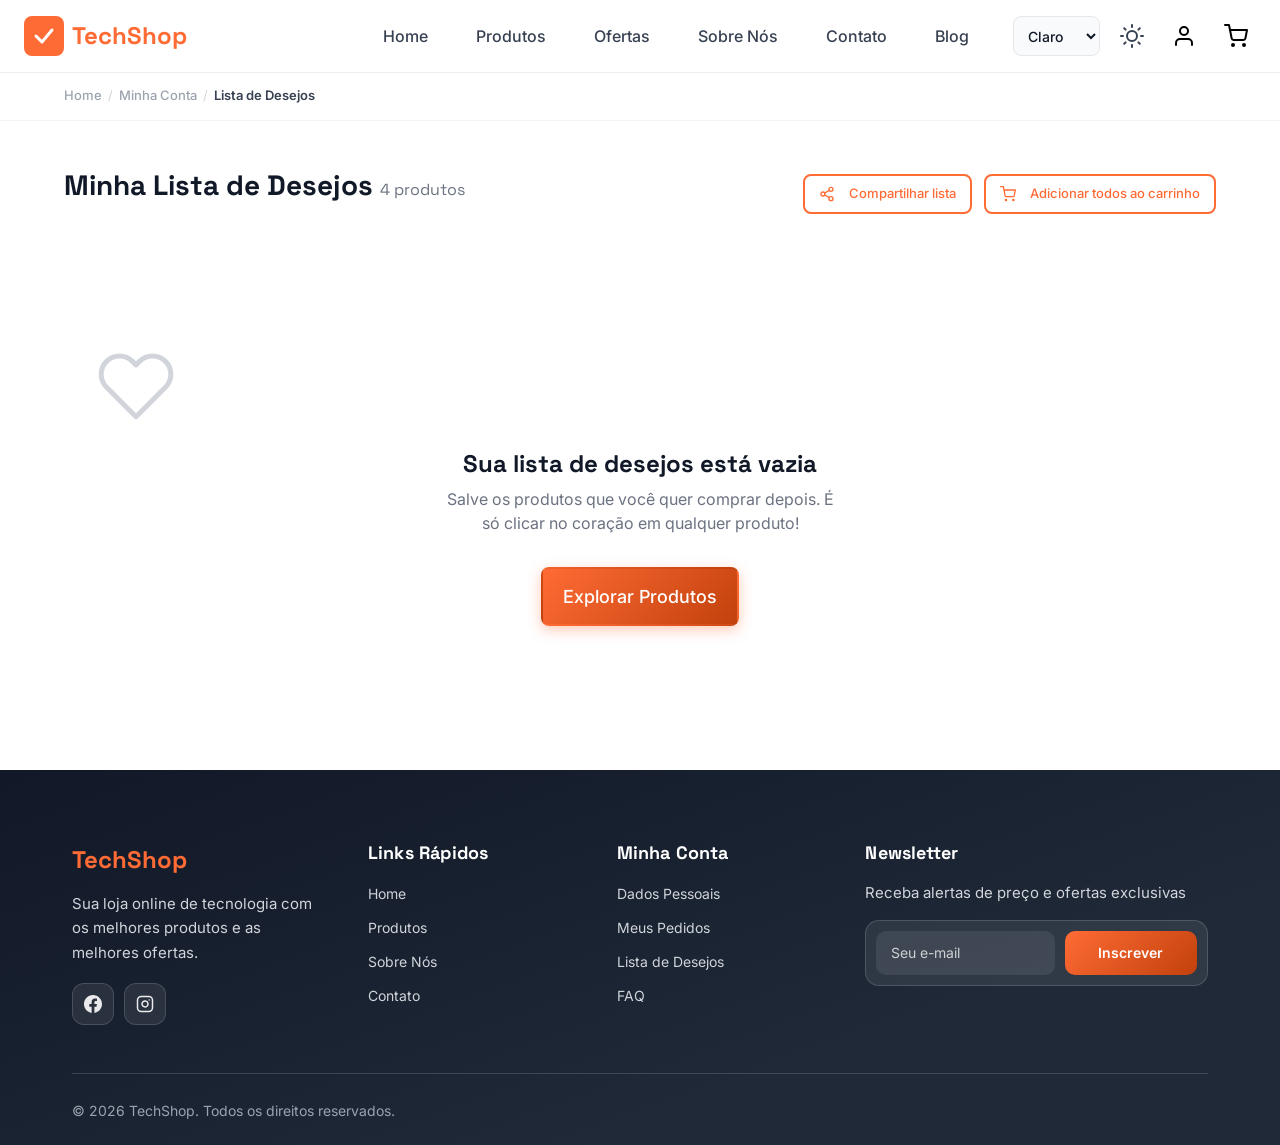
<file: pages/wishlist.html>
<!doctype html>
<html lang="pt-BR">
	<head>
		<meta charset="UTF-8" />
		<meta name="viewport" content="width=device-width, initial-scale=1.0" />
		<meta name="description" content="Gerencie sua lista de desejos na TechShop, compartilhe produtos por link e adicione itens ao carrinho quando encontrar a melhor oferta." />
		<meta name="keywords" content="wishlist, lista de desejos, favoritos, produtos salvos" />
		<title>Lista de Desejos — TechShop</title>
		<script>try{const k="techshop_theme";const s=localStorage.getItem(k);const d=document.documentElement;if(s==="dark"||s==="light"){d.setAttribute("data-theme",s);}else if(window.matchMedia&&window.matchMedia("(prefers-color-scheme: dark)").matches){d.setAttribute("data-theme","dark");}else{d.setAttribute("data-theme","light");}}catch(e){}</script>
		<link rel="preconnect" href="https://fonts.googleapis.com" />
		<link rel="preconnect" href="https://fonts.gstatic.com" crossorigin />
		<link href="https://fonts.googleapis.com/css2?family=Inter:wght@300;400;500;600;700;800&family=Space+Grotesk:wght@300;400;500;600;700&display=swap" rel="stylesheet" />
		<link rel="stylesheet" href="../css/main.css" />
		<link rel="icon" type="image/svg+xml" href="../assets/favicon.svg" />

		<!-- SEO -->
		<meta name="robots" content="noindex, nofollow" />
		<link rel="canonical" href="https://filipiwanderley.github.io/Incubadora/pages/wishlist.html" />

		<!-- Open Graph -->
		<meta property="og:type" content="website" />
		<meta property="og:site_name" content="TechShop" />
		<meta property="og:title" content="Lista de Desejos — TechShop" />
		<meta property="og:description" content="Veja os produtos que você salvou na sua lista de desejos e adicione ao carrinho quando quiser." />
		<meta property="og:image" content="https://images.unsplash.com/photo-1498049794561-7780e7231661?w=1200&q=80" />
		<meta property="og:image:width" content="1200" />
		<meta property="og:image:height" content="630" />

		<!-- Twitter Card -->
		<meta name="twitter:card" content="summary_large_image" />
		<meta name="twitter:title" content="Lista de Desejos — TechShop" />
		<meta name="twitter:description" content="Veja os produtos que você salvou na sua lista de desejos e adicione ao carrinho quando quiser." />
		<meta name="twitter:image" content="https://images.unsplash.com/photo-1498049794561-7780e7231661?w=1200&q=80" />
	</head>
	<body>
		<header class="header">
			<div class="header__container">
				<a href="index.html" class="header__logo">
					<svg class="header__logo-icon" viewBox="0 0 40 40" fill="none" xmlns="http://www.w3.org/2000/svg">
						<rect width="40" height="40" rx="8" fill="currentColor" />
						<path d="M12 20L18 26L28 14" stroke="white" stroke-width="3" stroke-linecap="round" stroke-linejoin="round" />
					</svg>
					<span>TechShop</span>
				</a>

				<button class="header__menu-toggle" aria-label="Menu">
					<span class="header__menu-toggle-bar"></span>
					<span class="header__menu-toggle-bar"></span>
					<span class="header__menu-toggle-bar"></span>
				</button>

				<nav class="header__nav">
					<ul class="header__menu">
						<li class="header__menu-item"><a href="index.html" class="header__menu-link">Home</a></li>
						<li class="header__menu-item"><a href="products.html" class="header__menu-link">Produtos</a></li>
						<li class="header__menu-item"><a href="index.html#ofertas" class="header__menu-link">Ofertas</a></li>
						<li class="header__menu-item"><a href="about.html" class="header__menu-link">Sobre Nós</a></li>
						<li class="header__menu-item"><a href="contact.html" class="header__menu-link">Contato</a></li>
						<li class="header__menu-item"><a href="blog.html" class="header__menu-link">Blog</a></li>
					</ul>
					<div class="header__actions">
											<button
						class="header__icon-btn theme-toggle"
						data-theme-toggle
						aria-label="Alternar tema"
						aria-pressed="false">
						<svg class="theme-toggle__icon--light" xmlns="http://www.w3.org/2000/svg" width="22" height="22" viewBox="0 0 24 24" fill="none" stroke="currentColor" stroke-width="2" stroke-linecap="round" stroke-linejoin="round"><circle cx="12" cy="12" r="5"></circle><line x1="12" y1="1" x2="12" y2="3"></line><line x1="12" y1="21" x2="12" y2="23"></line><line x1="4.22" y1="4.22" x2="5.64" y2="5.64"></line><line x1="18.36" y1="18.36" x2="19.78" y2="19.78"></line><line x1="1" y1="12" x2="3" y2="12"></line><line x1="21" y1="12" x2="23" y2="12"></line><line x1="4.22" y1="19.78" x2="5.64" y2="18.36"></line><line x1="18.36" y1="5.64" x2="19.78" y2="4.22"></line></svg>
						<svg class="theme-toggle__icon--dark" xmlns="http://www.w3.org/2000/svg" width="20" height="20" viewBox="0 0 24 24" fill="none" stroke="currentColor" stroke-width="2" stroke-linecap="round" stroke-linejoin="round"><path d="M21 12.79A9 9 0 1 1 11.21 3 7 7 0 0 0 21 12.79z"></path></svg>
					</button>
					<button class="header__icon-btn" data-login-btn aria-label="Login">
							<svg xmlns="http://www.w3.org/2000/svg" width="24" height="24" viewBox="0 0 24 24" fill="none" stroke="currentColor" stroke-width="2" stroke-linecap="round" stroke-linejoin="round">
								<path d="M20 21v-2a4 4 0 0 0-4-4H8a4 4 0 0 0-4 4v2"></path>
								<circle cx="12" cy="7" r="4"></circle>
							</svg>
						</button>
						<button class="header__icon-btn" data-cart-btn aria-label="Carrinho">
							<svg xmlns="http://www.w3.org/2000/svg" width="24" height="24" viewBox="0 0 24 24" fill="none" stroke="currentColor" stroke-width="2" stroke-linecap="round" stroke-linejoin="round">
								<circle cx="9" cy="21" r="1"></circle>
								<circle cx="20" cy="21" r="1"></circle>
								<path d="M1 1h4l2.68 13.39a2 2 0 0 0 2 1.61h9.72a2 2 0 0 0 2-1.61L23 6H6"></path>
							</svg>
							<span class="header__cart-badge">0</span>
						</button>
					</div>
				</nav>

				<div class="header__overlay"></div>
			</div>
		</header>

		<main class="main-content">
			<div class="breadcrumb">
				<div class="container">
					<nav class="breadcrumb__nav" aria-label="Navegação estrutural">
						<a href="index.html" class="breadcrumb__link">Home</a>
						<span class="breadcrumb__separator" aria-hidden="true">/</span>
						<a href="profile.html" class="breadcrumb__link">Minha Conta</a>
						<span class="breadcrumb__separator" aria-hidden="true">/</span>
						<span class="breadcrumb__current" aria-current="page">Lista de Desejos</span>
					</nav>
				</div>
			</div>

			<section class="py-12" id="wishlist-page">
				<div class="container">
					<!-- Header da wishlist -->
					<div class="wishlist-header" id="wishlistHeader">
						<h1 class="wishlist-header__title">
							Minha Lista de Desejos
							<span class="wishlist-header__count" id="wishlistCount">4 produtos</span>
						</h1>
						<div class="wishlist-actions">
							<button class="btn btn-outline btn-sm" id="shareWishlistBtn" data-wishlist-share>
								<svg class="wishlist-icon-start" xmlns="http://www.w3.org/2000/svg" width="16" height="16" viewBox="0 0 24 24" fill="none" stroke="currentColor" stroke-width="2" stroke-linecap="round" stroke-linejoin="round" aria-hidden="true">
									<circle cx="18" cy="5" r="3"></circle>
									<circle cx="6" cy="12" r="3"></circle>
									<circle cx="18" cy="19" r="3"></circle>
									<line x1="8.59" y1="13.51" x2="15.42" y2="17.49"></line>
									<line x1="15.41" y1="6.51" x2="8.59" y2="10.49"></line>
								</svg>
								Compartilhar lista
							</button>
							<button class="btn btn-outline btn-sm" id="addAllToCartBtn" data-wishlist-add-all>
								<svg class="wishlist-icon-start" xmlns="http://www.w3.org/2000/svg" width="16" height="16" viewBox="0 0 24 24" fill="none" stroke="currentColor" stroke-width="2" stroke-linecap="round" stroke-linejoin="round" aria-hidden="true">
									<circle cx="9" cy="21" r="1"></circle>
									<circle cx="20" cy="21" r="1"></circle>
									<path d="M1 1h4l2.68 13.39a2 2 0 0 0 2 1.61h9.72a2 2 0 0 0 2-1.61L23 6H6"></path>
								</svg>
								Adicionar todos ao carrinho
							</button>
						</div>
					</div>

					<!-- Grid com itens -->
					<div class="wishlist-grid" id="wishlistGrid">
						<!-- Item 1 -->
						<article class="wishlist-card" data-wishlist-id="1">
							<img
								src="https://images.unsplash.com/photo-1496181133206-80ce9b88a853?w=400&q=80"
								alt="Notebook UltraBook Pro 15"
								class="wishlist-card__img"
								loading="lazy"
							/>
							<button class="wishlist-card__remove" aria-label="Remover Notebook UltraBook Pro 15 da lista de desejos" data-remove-wish>
								<svg xmlns="http://www.w3.org/2000/svg" width="14" height="14" viewBox="0 0 24 24" fill="none" stroke="currentColor" stroke-width="2" stroke-linecap="round" stroke-linejoin="round" aria-hidden="true">
									<line x1="18" y1="6" x2="6" y2="18"></line>
									<line x1="6" y1="6" x2="18" y2="18"></line>
								</svg>
							</button>
							<div class="wishlist-card__body">
								<h3 class="wishlist-card__name">Notebook UltraBook Pro 15</h3>
								<p class="wishlist-card__price">R$ 4.299,00</p>
								<p class="wishlist-card__old-price">R$ 5.199,00</p>
								<p class="wishlist-card__availability wishlist-card__availability--in-stock">
									<svg class="wishlist-availability-icon" xmlns="http://www.w3.org/2000/svg" width="12" height="12" viewBox="0 0 24 24" fill="none" stroke="currentColor" stroke-width="3" stroke-linecap="round" stroke-linejoin="round" aria-hidden="true"><polyline points="20 6 9 17 4 12"></polyline></svg>
									Em estoque
								</p>
								<div class="wishlist-card__actions">
									<a href="cart.html" class="btn btn-primary wishlist-action-primary">Adicionar ao carrinho</a>
									<a href="product-detail.html" class="btn btn-outline wishlist-action-secondary" aria-label="Ver detalhes do Notebook UltraBook Pro 15">Ver</a>
								</div>
							</div>
						</article>

						<!-- Item 2 -->
						<article class="wishlist-card" data-wishlist-id="2">
							<img
								src="https://images.unsplash.com/photo-1527864550417-7fd91fc51a46?w=400&q=80"
								alt="Mouse Gamer RGB Pro"
								class="wishlist-card__img"
								loading="lazy"
							/>
							<button class="wishlist-card__remove" aria-label="Remover Mouse Gamer RGB Pro da lista de desejos" data-remove-wish>
								<svg xmlns="http://www.w3.org/2000/svg" width="14" height="14" viewBox="0 0 24 24" fill="none" stroke="currentColor" stroke-width="2" stroke-linecap="round" stroke-linejoin="round" aria-hidden="true">
									<line x1="18" y1="6" x2="6" y2="18"></line>
									<line x1="6" y1="6" x2="18" y2="18"></line>
								</svg>
							</button>
							<div class="wishlist-card__body">
								<h3 class="wishlist-card__name">Mouse Gamer RGB Pro</h3>
								<p class="wishlist-card__price">R$ 189,90</p>
								<p class="wishlist-card__availability wishlist-card__availability--in-stock">
									<svg class="wishlist-availability-icon" xmlns="http://www.w3.org/2000/svg" width="12" height="12" viewBox="0 0 24 24" fill="none" stroke="currentColor" stroke-width="3" stroke-linecap="round" stroke-linejoin="round" aria-hidden="true"><polyline points="20 6 9 17 4 12"></polyline></svg>
									Em estoque
								</p>
								<div class="wishlist-card__actions">
									<a href="cart.html" class="btn btn-primary wishlist-action-primary">Adicionar ao carrinho</a>
									<a href="product-detail.html" class="btn btn-outline wishlist-action-secondary" aria-label="Ver detalhes do Mouse Gamer RGB Pro">Ver</a>
								</div>
							</div>
						</article>

						<!-- Item 3 -->
						<article class="wishlist-card" data-wishlist-id="3">
							<img
								src="https://images.unsplash.com/photo-1505740420928-5e560c06d30e?w=400&q=80"
								alt="Fone Bluetooth ANC Premium"
								class="wishlist-card__img"
								loading="lazy"
							/>
							<button class="wishlist-card__remove" aria-label="Remover Fone Bluetooth ANC Premium da lista de desejos" data-remove-wish>
								<svg xmlns="http://www.w3.org/2000/svg" width="14" height="14" viewBox="0 0 24 24" fill="none" stroke="currentColor" stroke-width="2" stroke-linecap="round" stroke-linejoin="round" aria-hidden="true">
									<line x1="18" y1="6" x2="6" y2="18"></line>
									<line x1="6" y1="6" x2="18" y2="18"></line>
								</svg>
							</button>
							<div class="wishlist-card__body">
								<h3 class="wishlist-card__name">Fone Bluetooth ANC Premium</h3>
								<p class="wishlist-card__price">R$ 599,00</p>
								<p class="wishlist-card__old-price">R$ 749,00</p>
								<p class="wishlist-card__availability wishlist-card__availability--in-stock">
									<svg class="wishlist-availability-icon" xmlns="http://www.w3.org/2000/svg" width="12" height="12" viewBox="0 0 24 24" fill="none" stroke="currentColor" stroke-width="3" stroke-linecap="round" stroke-linejoin="round" aria-hidden="true"><polyline points="20 6 9 17 4 12"></polyline></svg>
									Em estoque
								</p>
								<div class="wishlist-card__actions">
									<a href="cart.html" class="btn btn-primary wishlist-action-primary">Adicionar ao carrinho</a>
									<a href="product-detail.html" class="btn btn-outline wishlist-action-secondary" aria-label="Ver detalhes do Fone Bluetooth ANC Premium">Ver</a>
								</div>
							</div>
						</article>

						<!-- Item 4 (fora de estoque) -->
						<article class="wishlist-card" data-wishlist-id="4">
							<img
								src="https://images.unsplash.com/photo-1558618666-fcd25c85cd64?w=400&q=80"
								alt="Cadeira Gamer ErgoMax"
								class="wishlist-card__img wishlist-card__img--muted"
								loading="lazy"
							/>
							<button class="wishlist-card__remove" aria-label="Remover Cadeira Gamer ErgoMax da lista de desejos" data-remove-wish>
								<svg xmlns="http://www.w3.org/2000/svg" width="14" height="14" viewBox="0 0 24 24" fill="none" stroke="currentColor" stroke-width="2" stroke-linecap="round" stroke-linejoin="round" aria-hidden="true">
									<line x1="18" y1="6" x2="6" y2="18"></line>
									<line x1="6" y1="6" x2="18" y2="18"></line>
								</svg>
							</button>
							<div class="wishlist-card__body">
								<h3 class="wishlist-card__name">Cadeira Gamer ErgoMax</h3>
								<p class="wishlist-card__price">R$ 1.299,00</p>
								<p class="wishlist-card__availability wishlist-card__availability--out-of-stock">
									<svg class="wishlist-availability-icon" xmlns="http://www.w3.org/2000/svg" width="12" height="12" viewBox="0 0 24 24" fill="none" stroke="currentColor" stroke-width="2.5" stroke-linecap="round" stroke-linejoin="round" aria-hidden="true"><circle cx="12" cy="12" r="10"></circle><line x1="15" y1="9" x2="9" y2="15"></line><line x1="9" y1="9" x2="15" y2="15"></line></svg>
									Fora de estoque
								</p>
								<div class="wishlist-card__actions">
									<button class="btn btn-outline wishlist-action-primary" disabled>Indisponível</button>
									<a href="product-detail.html" class="btn btn-outline wishlist-action-secondary" aria-label="Ver detalhes da Cadeira Gamer ErgoMax">Ver</a>
								</div>
							</div>
						</article>
					</div>

					<!-- Estado vazio (oculto por padrão) -->
					<div class="wishlist-empty hidden" id="wishlistEmpty">
						<div class="wishlist-empty__icon" aria-hidden="true">
							<svg xmlns="http://www.w3.org/2000/svg" width="80" height="80" viewBox="0 0 24 24" fill="none" stroke="currentColor" stroke-width="1.5" stroke-linecap="round" stroke-linejoin="round">
								<path d="M20.84 4.61a5.5 5.5 0 0 0-7.78 0L12 5.67l-1.06-1.06a5.5 5.5 0 0 0-7.78 7.78l1.06 1.06L12 21.23l7.78-7.78 1.06-1.06a5.5 5.5 0 0 0 0-7.78z"></path>
							</svg>
						</div>
						<h2 class="wishlist-empty__title">Sua lista de desejos está vazia</h2>
						<p class="wishlist-empty__text">Salve os produtos que você quer comprar depois. É só clicar no coração em qualquer produto!</p>
						<a href="products.html" class="btn btn-primary btn-lg">Explorar Produtos</a>
					</div>
				</div>
			</section>
		</main>

		<footer class="footer">
			<div class="footer__container">
				<div class="footer__grid">
					<div class="footer__column">
						<div class="footer__logo">TechShop</div>
						<p class="footer__about">Sua loja online de tecnologia com os melhores produtos e as melhores ofertas.</p>
						<div class="footer__social">
							<a href="#" class="footer__social-link" aria-label="Facebook">
								<svg xmlns="http://www.w3.org/2000/svg" width="20" height="20" viewBox="0 0 24 24" fill="currentColor"><path d="M24 12.073c0-6.627-5.373-12-12-12s-12 5.373-12 12c0 5.99 4.388 10.954 10.125 11.854v-8.385H7.078v-3.47h3.047V9.43c0-3.007 1.792-4.669 4.533-4.669 1.312 0 2.686.235 2.686.235v2.953H15.83c-1.491 0-1.956.925-1.956 1.874v2.25h3.328l-.532 3.47h-2.796v8.385C19.612 23.027 24 18.062 24 12.073z" /></svg>
							</a>
							<a href="#" class="footer__social-link" aria-label="Instagram">
								<svg xmlns="http://www.w3.org/2000/svg" width="20" height="20" viewBox="0 0 24 24" fill="none" stroke="currentColor" stroke-width="2" stroke-linecap="round" stroke-linejoin="round"><rect x="2" y="2" width="20" height="20" rx="5" ry="5"></rect><path d="M16 11.37A4 4 0 1 1 12.63 8 4 4 0 0 1 16 11.37z"></path><line x1="17.5" y1="6.5" x2="17.51" y2="6.5"></line></svg>
							</a>
						</div>
					</div>
					<div class="footer__column">
						<h4 class="footer__column-title">Links Rápidos</h4>
						<ul class="footer__links">
							<li><a href="index.html" class="footer__link">Home</a></li>
							<li><a href="products.html" class="footer__link">Produtos</a></li>
							<li><a href="about.html" class="footer__link">Sobre Nós</a></li>
							<li><a href="contact.html" class="footer__link">Contato</a></li>
						</ul>
					</div>
					<div class="footer__column">
						<h4 class="footer__column-title">Minha Conta</h4>
						<ul class="footer__links">
							<li><a href="profile.html" class="footer__link">Dados Pessoais</a></li>
							<li><a href="profile.html" class="footer__link">Meus Pedidos</a></li>
							<li><a href="wishlist.html" class="footer__link">Lista de Desejos</a></li>
							<li><a href="faq.html" class="footer__link">FAQ</a></li>
						</ul>
					</div>
					<div class="footer__column">
						<h4 class="footer__column-title">Newsletter</h4>
						<p class="footer__about">Receba alertas de preço e ofertas exclusivas</p>
						<form class="footer__newsletter-form" data-validate id="newsletterForm">
							<input type="email" name="email" class="footer__newsletter-input" placeholder="Seu e-mail" required />
							<button type="submit" class="footer__newsletter-btn">Inscrever</button>
						</form>
					</div>
				</div>
				<div class="footer__bottom">
					<p class="footer__copyright">&copy; 2026 TechShop. Todos os direitos reservados.</p>
				</div>
			</div>
		</footer>

		<script src="../js/modules/modal.js"></script>
		<script src="../js/modules/form-validator.js"></script>
		<script src="../js/modules/navigation.js"></script>
		<script src="../js/modules/utils.js"></script>
		<script src="../js/modules/products-gallery.js"></script>
		<script src="../js/modules/handlers.js"></script>
				<script src="../js/modules/cart.js"></script>
		<script src="../js/modules/ui.js"></script>
		<script src="../js/modules/wishlist.js"></script>
		<script src="../js/modules/search.js"></script>
		<script src="../js/modules/filters.js"></script>
		<script src="../js/modules/validation-advanced.js"></script>
		<script src="../js/modules/api.js"></script>
		<script src="../js/products.js"></script>
		<script src="../js/app.js"></script>
			<!-- Botão Voltar ao Topo -->
		<button class="back-to-top" aria-label="Voltar ao topo" title="Voltar ao topo">
			<svg xmlns="http://www.w3.org/2000/svg" width="20" height="20" viewBox="0 0 24 24" fill="none" stroke="currentColor" stroke-width="2.5" stroke-linecap="round" stroke-linejoin="round"><polyline points="18 15 12 9 6 15"></polyline></svg>
		</button>
	</body>
</html>
</file>
<file: css/main.css>
/* ========================================
   MAIN CSS - Importações modulares
   ======================================== */

/* Fundamentos (ordem importa!) */
@import url("reset.css");
@import url("variables.css");
@import url("base.css");

/* Componentes */
@import url("components/buttons.css");
@import url("components/header.css");
@import url("components/footer.css");
@import url("components/hero.css");
@import url("components/product-card.css");
@import url("components/modal.css");
@import url("components/forms.css");
@import url("components/alerts.css");
@import url("components/animations.css");
@import url("components/carousel.css");

/* Layout e estrutura */
@import url("layout.css");

/* Utilitários */
@import url("utilities.css");

/* Responsivo (deve vir por último) */
@import url("responsive.css");
</file>
